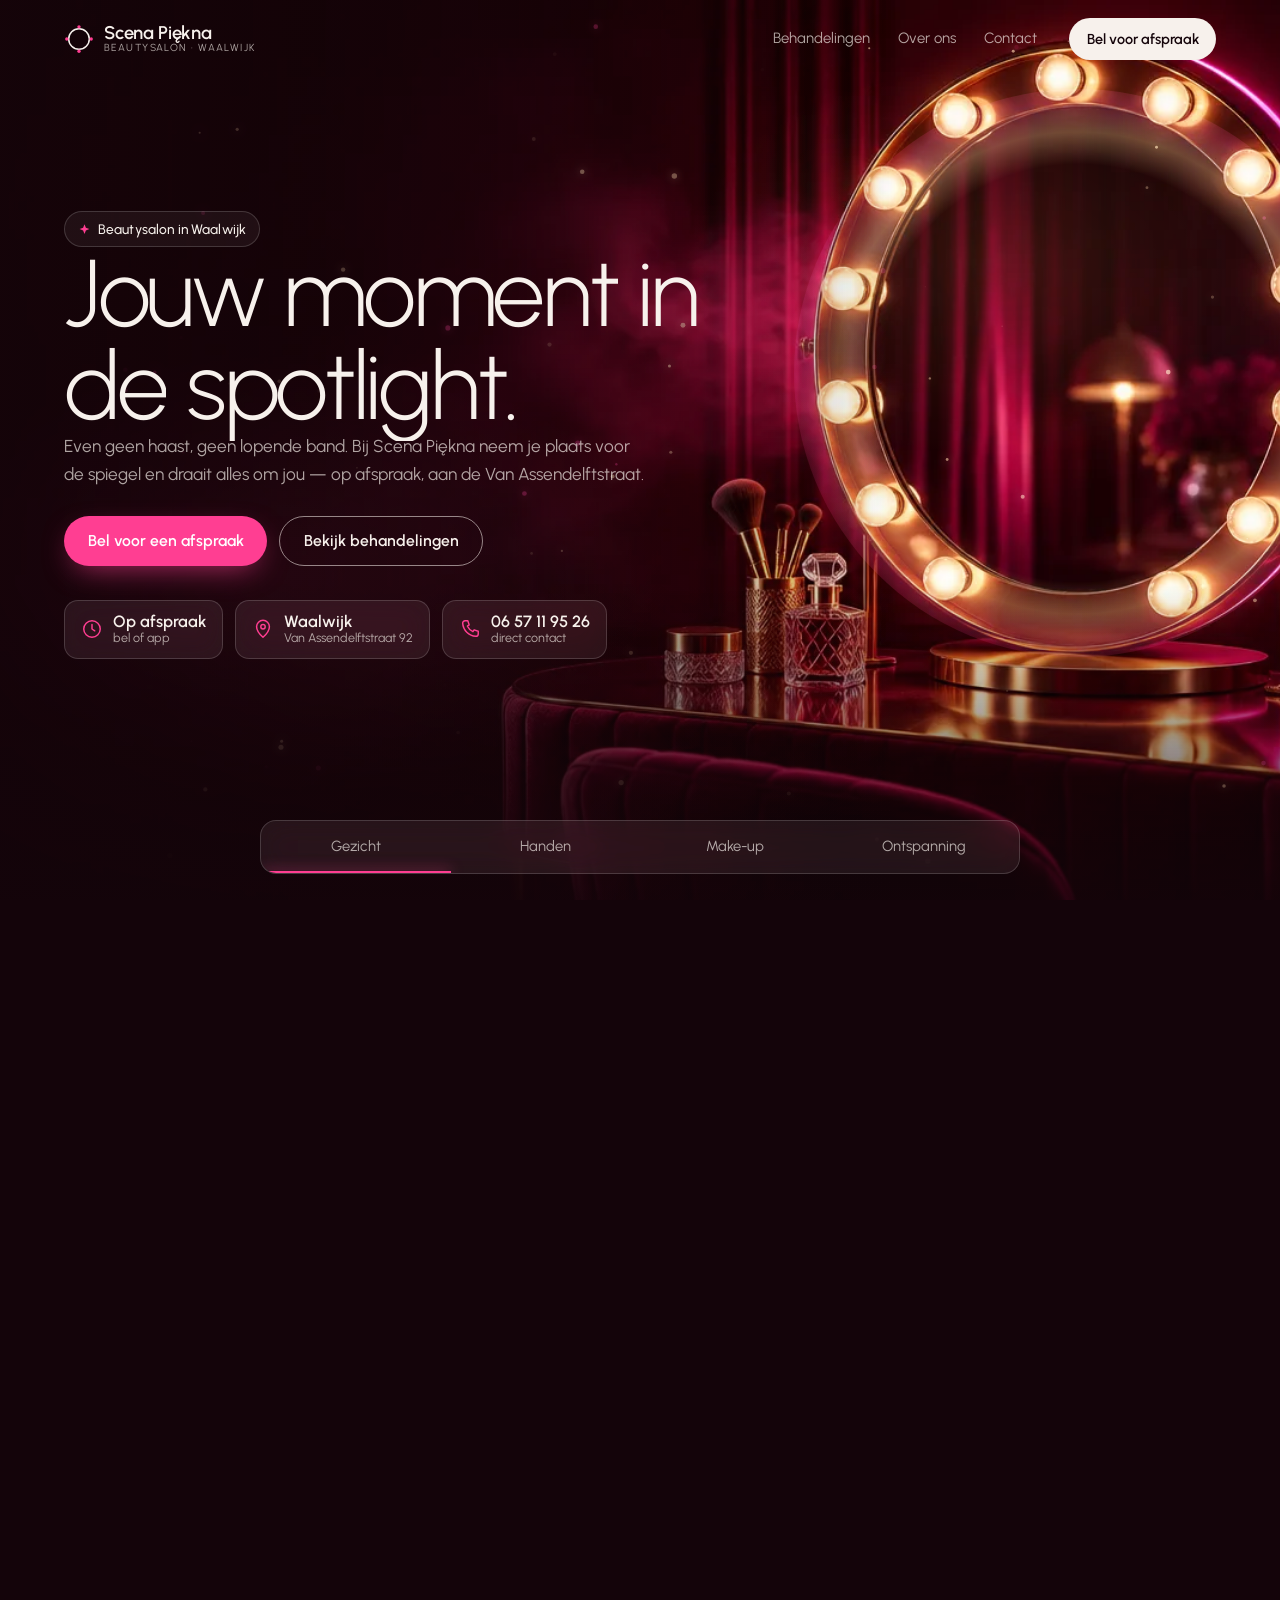
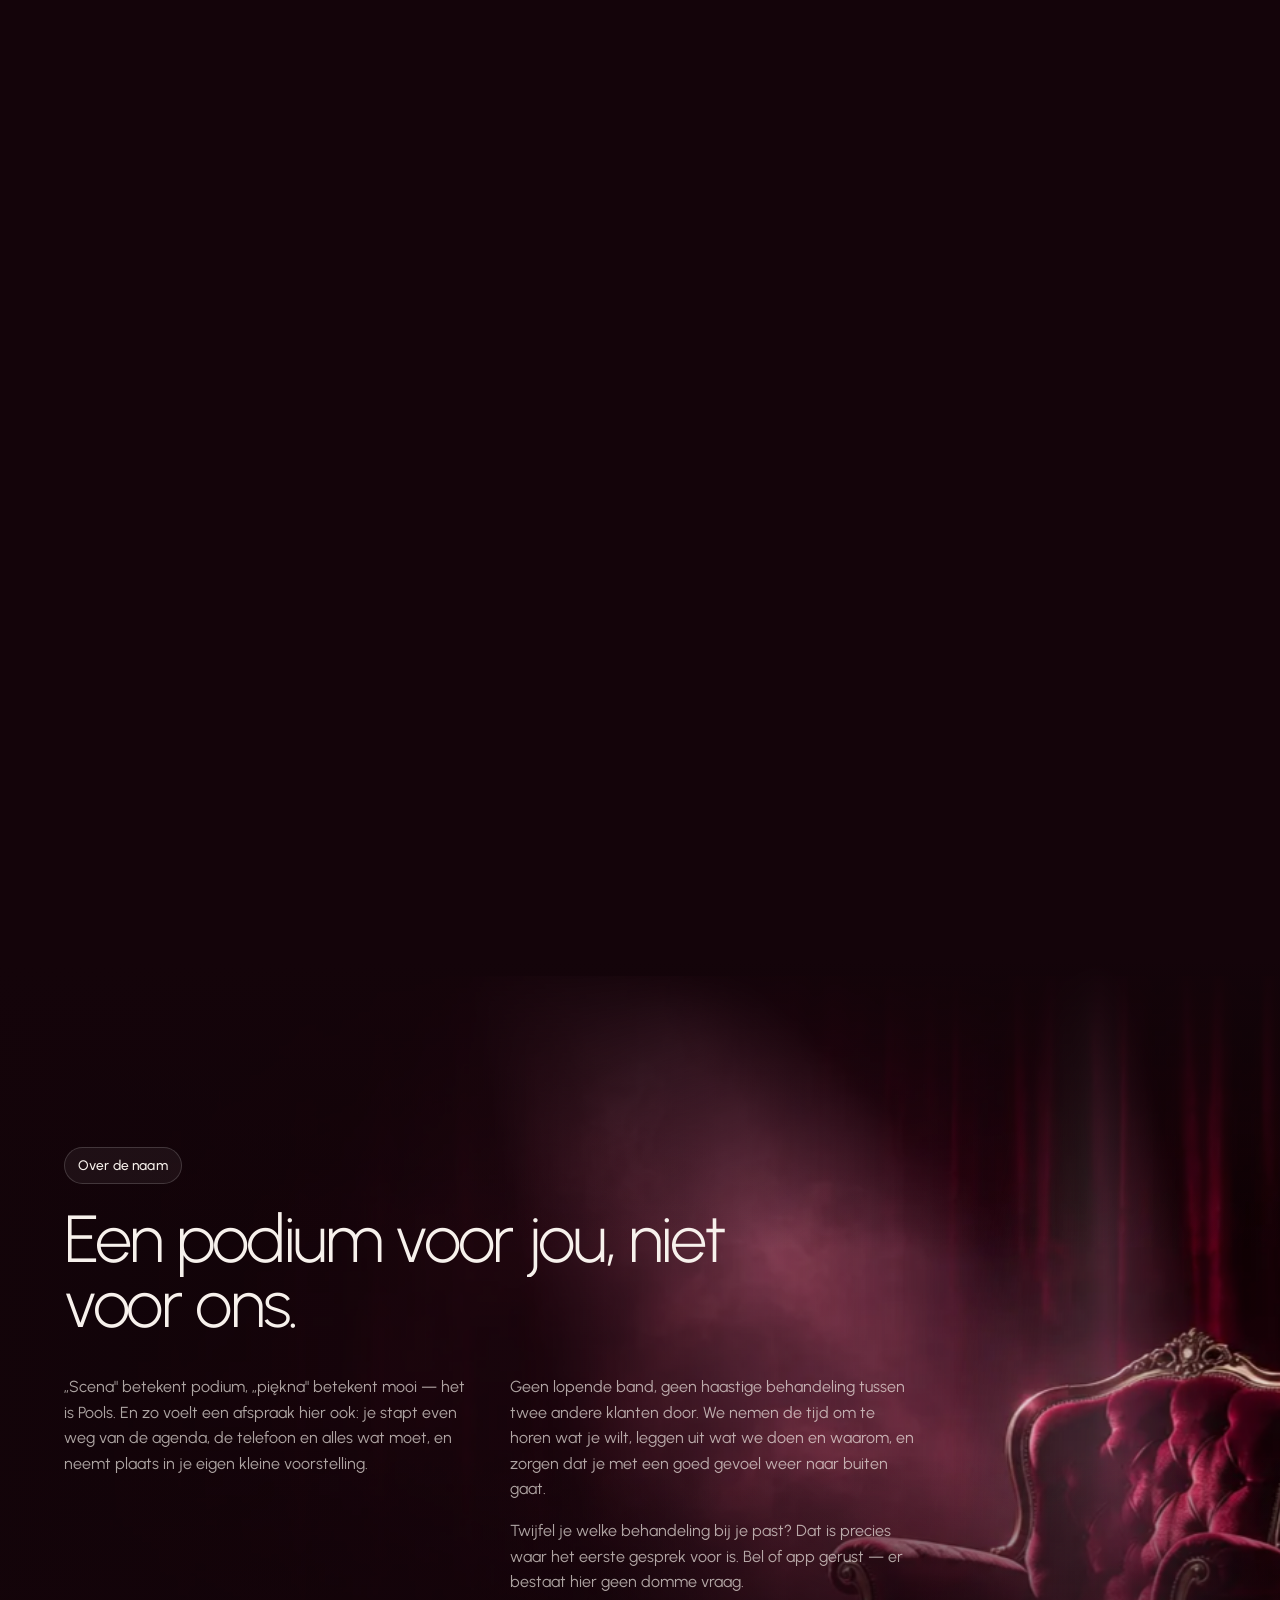
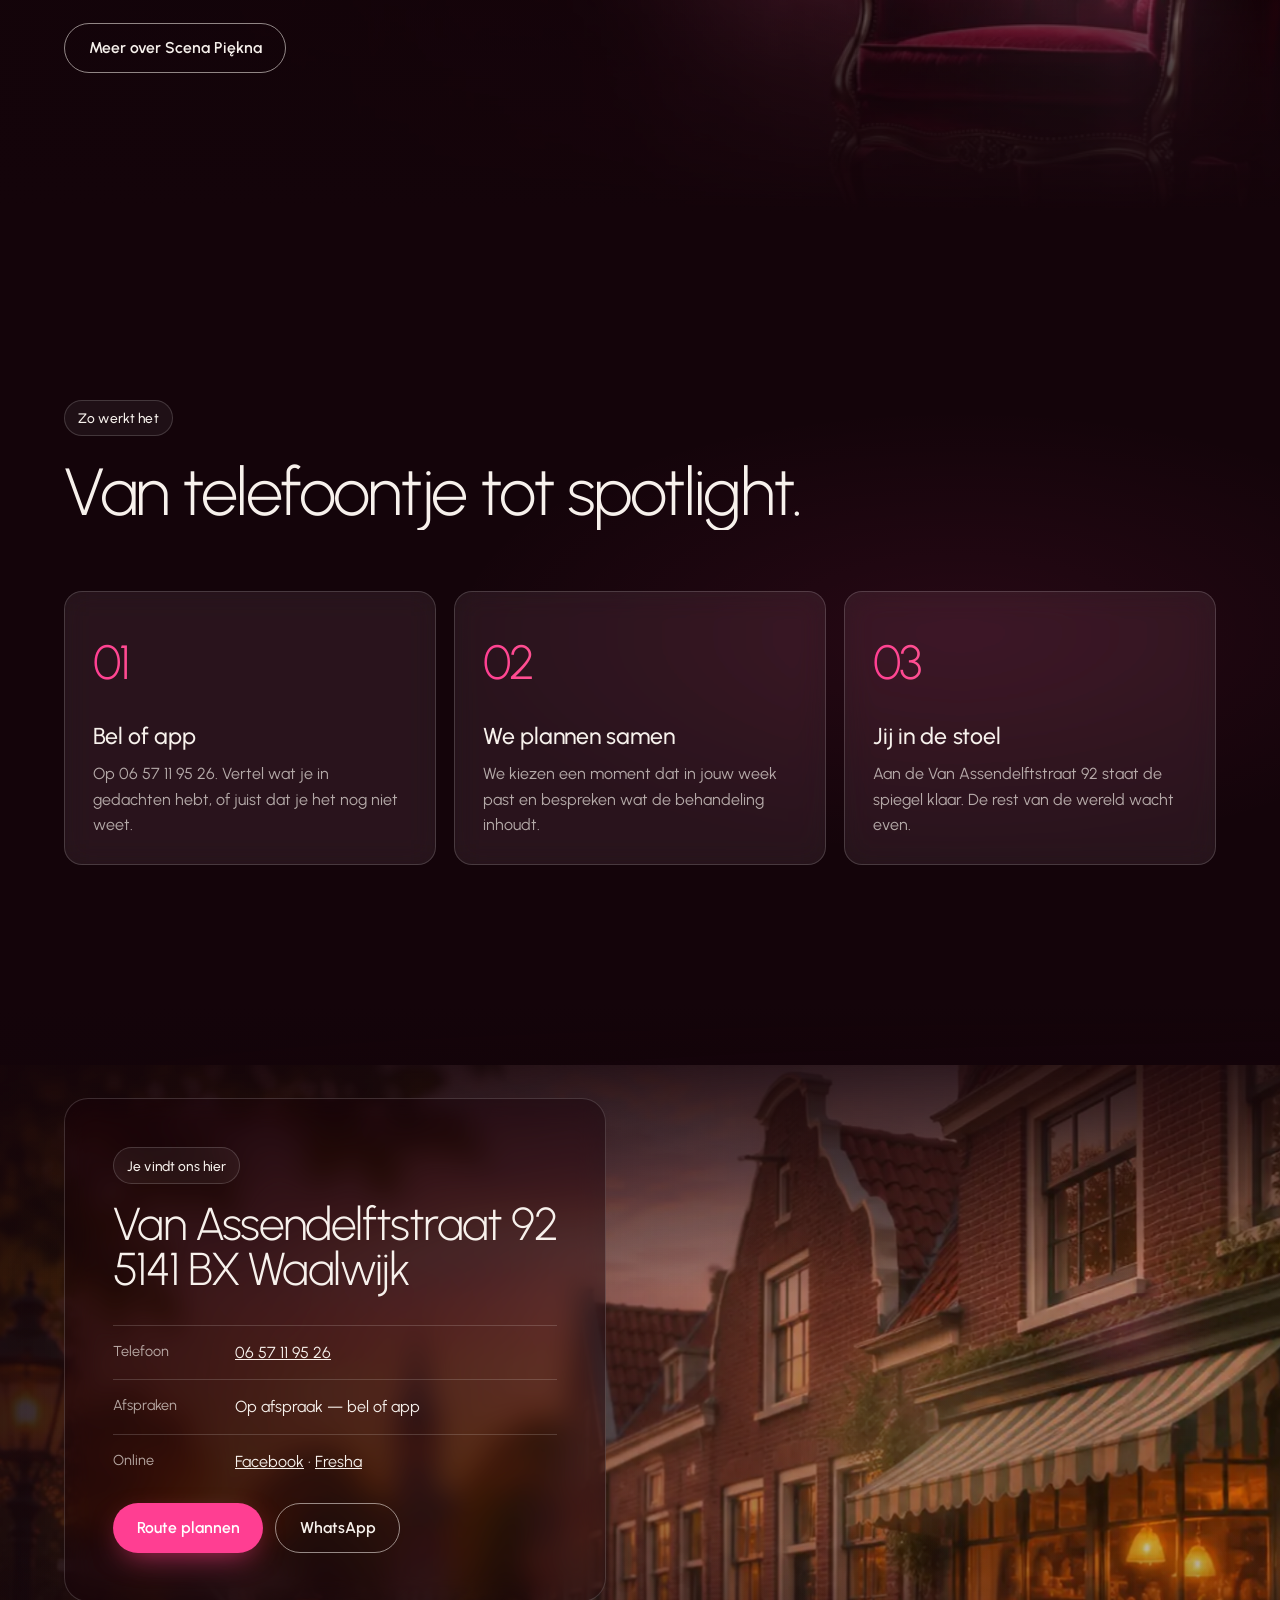
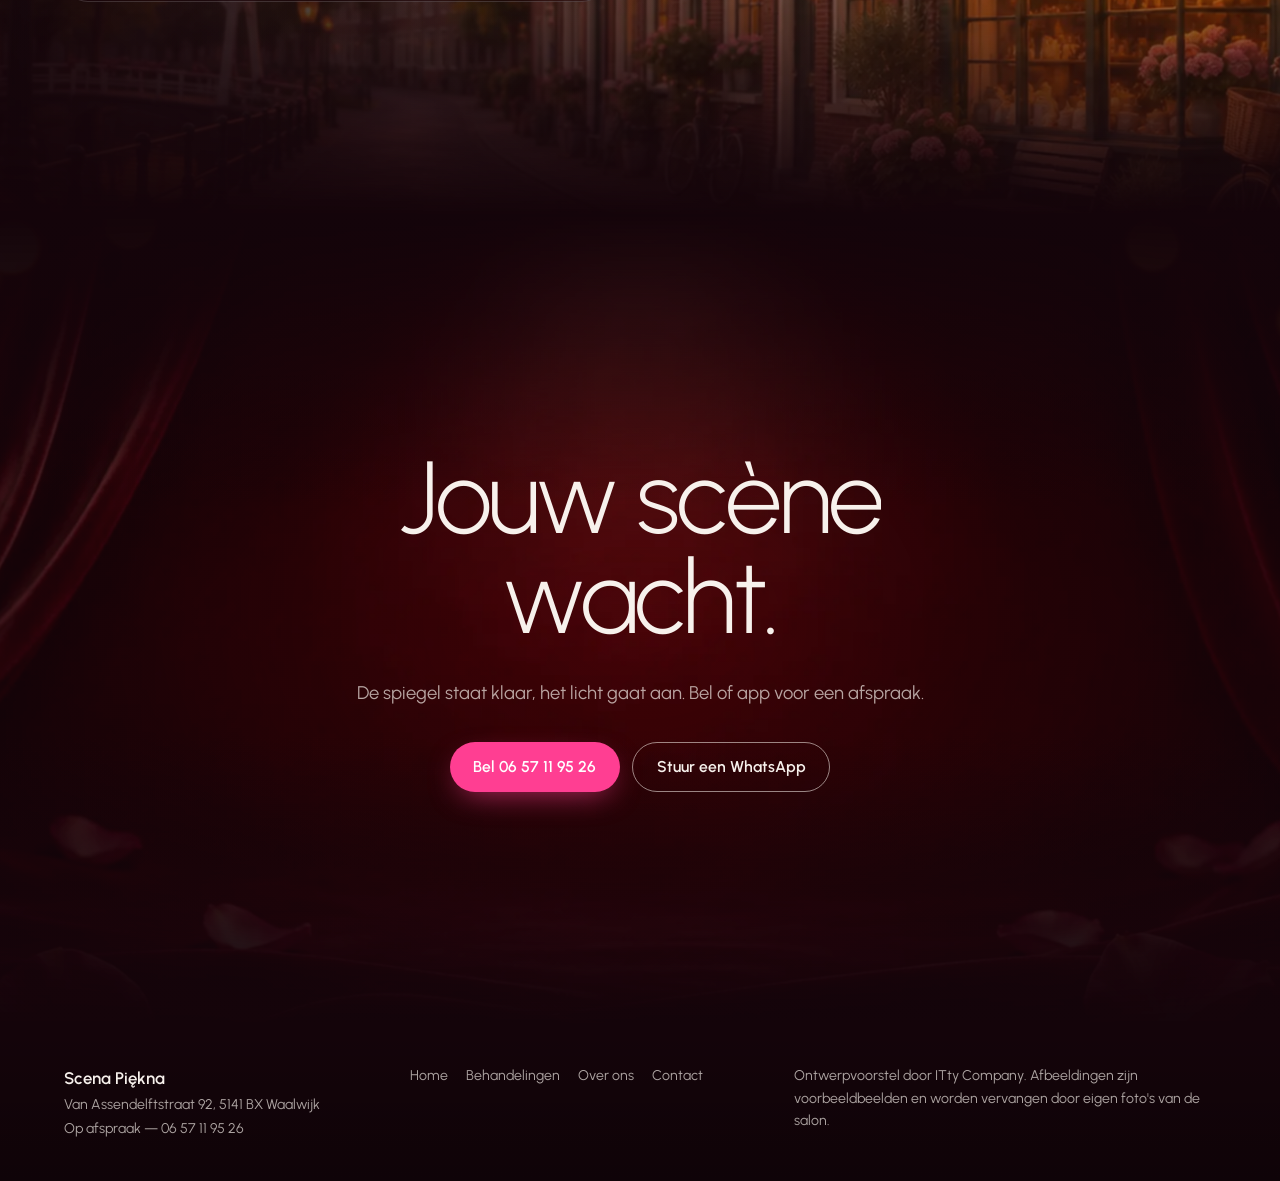
<file: index.html>
<!doctype html>
<html lang="nl">
<head>
<meta charset="utf-8">
<meta name="viewport" content="width=device-width,initial-scale=1">
<title>Scena Piękna — beautysalon in Waalwijk</title>
<meta name="description" content="Scena Piękna is een beautysalon aan de Van Assendelftstraat 92 in Waalwijk. Op afspraak — bel of app 06 57 11 95 26.">
<meta name="theme-color" content="#14040A">
<link rel="icon" href="data:image/svg+xml,%3Csvg xmlns='http://www.w3.org/2000/svg' viewBox='0 0 32 32'%3E%3Ccircle cx='16' cy='16' r='11' fill='none' stroke='%23FF3E92' stroke-width='3'/%3E%3C/svg%3E">
<link rel="preconnect" href="https://fonts.googleapis.com"><link rel="preconnect" href="https://fonts.gstatic.com" crossorigin>
<link href="https://fonts.googleapis.com/css2?family=Urbanist:wght@300;400;500;600&display=swap" rel="stylesheet">
<link rel="stylesheet" href="assets/style.css">
<link rel="preload" as="image" href="assets/img/hero.webp">
</head>
<body>
<div class="curtain" id="curtain" aria-hidden="true"><svg viewBox="0 0 32 32"><circle cx="16" cy="16" r="11" fill="none" stroke="currentColor" stroke-width="1"/><g fill="#FF3E92"><circle cx="16" cy="3" r="1.6"/><circle cx="29" cy="16" r="1.6"/><circle cx="16" cy="29" r="1.6"/><circle cx="3" cy="16" r="1.6"/></g></svg></div>
<a class="skip" href="#main">Naar inhoud</a>
<header class="nav" id="nav">
  <a class="nav__logo" href="index.html" aria-label="Scena Piękna, home">
    <svg viewBox="0 0 32 32" aria-hidden="true"><circle cx="16" cy="16" r="11" fill="none" stroke="currentColor" stroke-width="1.6"/><g fill="var(--accent)"><circle cx="16" cy="3" r="1.8"/><circle cx="29" cy="16" r="1.8"/><circle cx="16" cy="29" r="1.8"/><circle cx="3" cy="16" r="1.8"/></g></svg>
    <span>Scena Piękna<small>Beautysalon · Waalwijk</small></span>
  </a>
  <nav class="nav__links" aria-label="Hoofdmenu"><a href="behandelingen.html">Behandelingen</a><a href="over-ons.html">Over ons</a><a href="contact.html">Contact</a></nav>
  <a class="btn btn--white nav__cta" href="tel:+31657119526">Bel voor afspraak</a>
  <button class="nav__burger" aria-label="Menu openen" aria-expanded="false" aria-controls="mmenu"><span></span><span></span></button>
</header>
<div class="mmenu" id="mmenu" hidden><a href="index.html">Home</a><a href="behandelingen.html">Behandelingen</a><a href="over-ons.html">Over ons</a><a href="contact.html">Contact</a><a class="btn btn--accent" href="tel:+31657119526">Bel 06 57 11 95 26</a></div>
<main id="main">
<!-- STORY: camera goes into the mirror -->
<section class="story" id="top" aria-label="Scena Piękna">
  <div class="story__stage">
    <div class="scene" id="scene">
      <img src="assets/img/hero.webp" alt="Verlichte kaptafelspiegel in een donkere bordeauxrode kleedkamer" width="1344" height="752" fetchpriority="high">
      <div class="halo" id="halo" aria-hidden="true"></div><div class="glassdisc" id="disc">
        <img src="assets/img/t1.webp" alt="Handen die gezichtscrème uit een glazen pot nemen" class="on" width="900" height="900" loading="lazy">
        <img src="assets/img/t2.webp" alt="Hand met glanzend roze gelakte nagels op fluweel" width="900" height="900" loading="lazy">
        <img src="assets/img/t3.webp" alt="Make-upkwasten en lippenstift in roze licht" width="900" height="900" loading="lazy">
        <img src="assets/img/t4.webp" alt="Warme handdoek, stenen en kaars in een rustige behandelruimte" width="900" height="900" loading="lazy">
      </div>
    </div>
    <div class="hero__haze" aria-hidden="true"></div><canvas class="fx fx--story" data-fx="dust" aria-hidden="true"></canvas><div class="story__hshade"></div><div class="story__shade"></div>
    <div class="story__hero"><div class="hero__in">
    <span class="chip"><svg viewBox="0 0 16 16" aria-hidden="true"><path d="M8 1.5l1.7 4.3 4.3 1.7-4.3 1.7L8 13.5 6.3 9.2 2 7.5l4.3-1.7z" fill="currentColor"/></svg>Beautysalon in Waalwijk</span>
    <h1 class="split">Jouw moment in de&nbsp;spotlight.</h1>
    <p class="hero__lead reveal">Even geen haast, geen lopende band. Bij Scena Piękna neem je plaats voor de spiegel en draait alles om jou — op afspraak, aan de Van Assendelftstraat.</p>
    <div class="btns reveal">
      <a class="btn btn--accent" href="tel:+31657119526">Bel voor een afspraak</a>
      <a class="btn btn--ghost" href="behandelingen.html">Bekijk behandelingen</a>
    </div>
    <ul class="stats reveal" aria-label="In het kort">
      <li class="glass"><svg viewBox="0 0 24 24" aria-hidden="true"><circle cx="12" cy="12" r="9"/><path d="M12 7v5l3 2"/></svg><b>Op afspraak</b><span>bel of app</span></li>
      <li class="glass"><svg viewBox="0 0 24 24" aria-hidden="true"><path d="M12 21s-7-6.2-7-11.5A7 7 0 0 1 19 9.5C19 14.8 12 21 12 21z"/><circle cx="12" cy="9.5" r="2.4"/></svg><b>Waalwijk</b><span>Van Assendelftstraat 92</span></li>
      <li class="glass"><svg viewBox="0 0 24 24" aria-hidden="true"><path d="M6.6 3h3l1.5 4.5-2 1.3a12 12 0 0 0 6.1 6.1l1.3-2L21 14.4v3A2.6 2.6 0 0 1 18.4 20 15.4 15.4 0 0 1 4 5.6 2.6 2.6 0 0 1 6.6 3z"/></svg><b>06 57 11 95 26</b><span>direct contact</span></li>
    </ul>
  </div>
  <div class="tabs glass" aria-hidden="true"><span>Gezicht</span><span>Handen</span><span>Make-up</span><span>Ontspanning</span><i id="tabbar"></i></div>
</div>
        <div class="story__panel" id="behandelingen">
      <p class="eyebrow">Voorbeeldindeling — de echte behandelingen volgen</p>
      <div class="acts" id="acts">
        <article class="act on"><span class="act__n">Akte 1 van 4</span><h2>Gezicht &amp; huid</h2><p>Een rustig moment voor je gezicht: reinigen, verzorgen en even helemaal niets hoeven. We kijken eerst wat jouw huid vandaag nodig heeft en stemmen de behandeling daarop af.</p><p>Geen standaardprogramma, maar aandacht voor jou — met tijd om vragen te stellen en advies mee naar huis te nemen.</p></article>
        <article class="act"><span class="act__n">Akte 2 van 4</span><h2>Handen &amp; nagels</h2><p>Je handen zie je de hele dag. Een verzorgde, nette afwerking geeft rust, of je nu gaat voor iets naturels of voor een kleur die opvalt.</p><p>We werken zorgvuldig en zonder haast, zodat het resultaat mooi blijft en jij met een goed gevoel de deur uitloopt.</p></article>
        <article class="act"><span class="act__n">Akte 3 van 4</span><h2>Make-up voor jouw scène</h2><p>Een feest, een fotoshoot of een belangrijke dag op de planning? Samen kijken we welke look bij jou en bij het moment past.</p><p>Het doel is niet een ander gezicht, maar jij — net een tikje meer in de spotlight.</p></article>
        <article class="act"><span class="act__n">Akte 4 van 4</span><h2>Verzorging &amp; ontspanning</h2><p>Soms is de mooiste behandeling gewoon tijd. Even liggen, warmte, rust — en niemand die iets van je wil.</p><p>Niet zeker wat je wilt? Bel of app, dan stellen we samen jouw programma samen.</p></article>
      </div>
      <a class="btn btn--ghost story__more" href="behandelingen.html">Alle behandelingen</a>
      <div class="dots" aria-hidden="true"><i class="on"></i><i></i><i></i><i></i></div>
    </div>
    <div class="story__fade" aria-hidden="true"></div>
  </div>
</section>

<!-- STORY OF THE NAME -->
<section class="about" id="verhaal">
  <img class="about__img" data-par="0.18" src="assets/img/stage.webp" alt="Lege podium met een fluwelen stoel in een roze spotlight" width="1344" height="752" loading="lazy">
  <div class="beam" aria-hidden="true"></div><canvas class="fx" data-fx="dust" aria-hidden="true"></canvas><div class="about__shade"></div>
  <div class="about__in">
    <span class="chip">Over de naam</span>
    <h2 class="split">Een podium voor jou, niet voor ons.</h2>
    <div class="cols reveal">
      <p>„Scena" betekent podium, „piękna" betekent mooi — het is Pools. En zo voelt een afspraak hier ook: je stapt even weg van de agenda, de telefoon en alles wat moet, en neemt plaats in je eigen kleine voorstelling.</p>
      <p>Geen lopende band, geen haastige behandeling tussen twee andere klanten door. We nemen de tijd om te horen wat je wilt, leggen uit wat we doen en waarom, en zorgen dat je met een goed gevoel weer naar buiten gaat.</p>
      <p>Twijfel je welke behandeling bij je past? Dat is precies waar het eerste gesprek voor is. Bel of app gerust — er bestaat hier geen domme vraag.</p>
    </div>
    <div class="btns reveal" style="margin-top:28px"><a class="btn btn--ghost" href="over-ons.html">Meer over Scena Piękna</a></div>
  </div>
</section>

<!-- HOW IT WORKS (real sequence) -->
<section class="steps" id="afspraak">
  <div class="steps__head">
    <span class="chip">Zo werkt het</span>
    <h2 class="split">Van telefoontje tot spotlight.</h2>
  </div>
  <ol class="steps__list">
    <li class="glass reveal"><span class="steps__n">01</span><h3>Bel of app</h3><p>Op 06 57 11 95 26. Vertel wat je in gedachten hebt, of juist dat je het nog niet weet.</p></li>
    <li class="glass reveal"><span class="steps__n">02</span><h3>We plannen samen</h3><p>We kiezen een moment dat in jouw week past en bespreken wat de behandeling inhoudt.</p></li>
    <li class="glass reveal"><span class="steps__n">03</span><h3>Jij in de stoel</h3><p>Aan de Van Assendelftstraat 92 staat de spiegel klaar. De rest van de wereld wacht even.</p></li>
  </ol>
</section>

<!-- CONTACT -->
<section class="contact" id="contact">
  <img class="contact__img" data-par="0.18" src="assets/img/street.webp" alt="Straat met bakstenen huizen in gouden avondlicht" width="1920" height="1072" loading="lazy">
  <div class="glow-win" aria-hidden="true"></div><div class="contact__shade"></div>
  <div class="contact__card glass reveal">
    <span class="chip">Je vindt ons hier</span>
    <h2>Van Assendelftstraat 92<br>5141 BX Waalwijk</h2>
    <dl>
      <div><dt>Telefoon</dt><dd><a href="tel:+31657119526">06 57 11 95 26</a></dd></div>
      <div><dt>Afspraken</dt><dd>Op afspraak — bel of app</dd></div>
      <div><dt>Online</dt><dd><a href="https://www.facebook.com/ScenaPieknaWaalwijk/" target="_blank" rel="noopener">Facebook</a> · <a href="https://www.fresha.com/lvp/scena-piekna-van-assendelftstraat-waalwijk-yXKnJl" target="_blank" rel="noopener">Fresha</a></dd></div>
    </dl>
    <div class="btns">
      <a class="btn btn--accent" href="https://www.google.com/maps/search/?api=1&query=Van+Assendelftstraat+92+5141+BX+Waalwijk" target="_blank" rel="noopener">Route plannen</a>
      <a class="btn btn--ghost" href="https://wa.me/31657119526" target="_blank" rel="noopener">WhatsApp</a>
    </div>
  </div>
</section>

<!-- FINALE -->
<section class="finale">
  <img class="finale__img" data-par="0.18" src="assets/img/finale.webp" alt="" width="1920" height="1072" loading="lazy">
  <canvas class="fx" data-fx="petals" aria-hidden="true"></canvas><div class="finale__shade"></div>
  <div class="finale__in">
    <h2 class="split">Jouw scène wacht.</h2>
    <p class="reveal">De spiegel staat klaar, het licht gaat aan. Bel of app voor een afspraak.</p>
    <div class="btns reveal"><a class="btn btn--accent" href="tel:+31657119526">Bel 06 57 11 95 26</a><a class="btn btn--ghost" href="https://wa.me/31657119526" target="_blank" rel="noopener">Stuur een WhatsApp</a></div>
  </div>
</section>
</main>
<footer class="foot">
  <div><b>Scena Piękna</b><span>Van Assendelftstraat 92, 5141 BX Waalwijk</span><span>Op afspraak — 06 57 11 95 26</span></div>
  <nav class="foot__nav" aria-label="Footer"><a href="index.html">Home</a><a href="behandelingen.html">Behandelingen</a><a href="over-ons.html">Over ons</a><a href="contact.html">Contact</a></nav>
  <p>Ontwerpvoorstel door ITty Company. Afbeeldingen zijn voorbeeldbeelden en worden vervangen door eigen foto's van de salon.</p>
</footer>
<script src="assets/vendor/lenis.min.js"></script>
<script src="assets/site.js"></script>
</body>
</html>
</file>
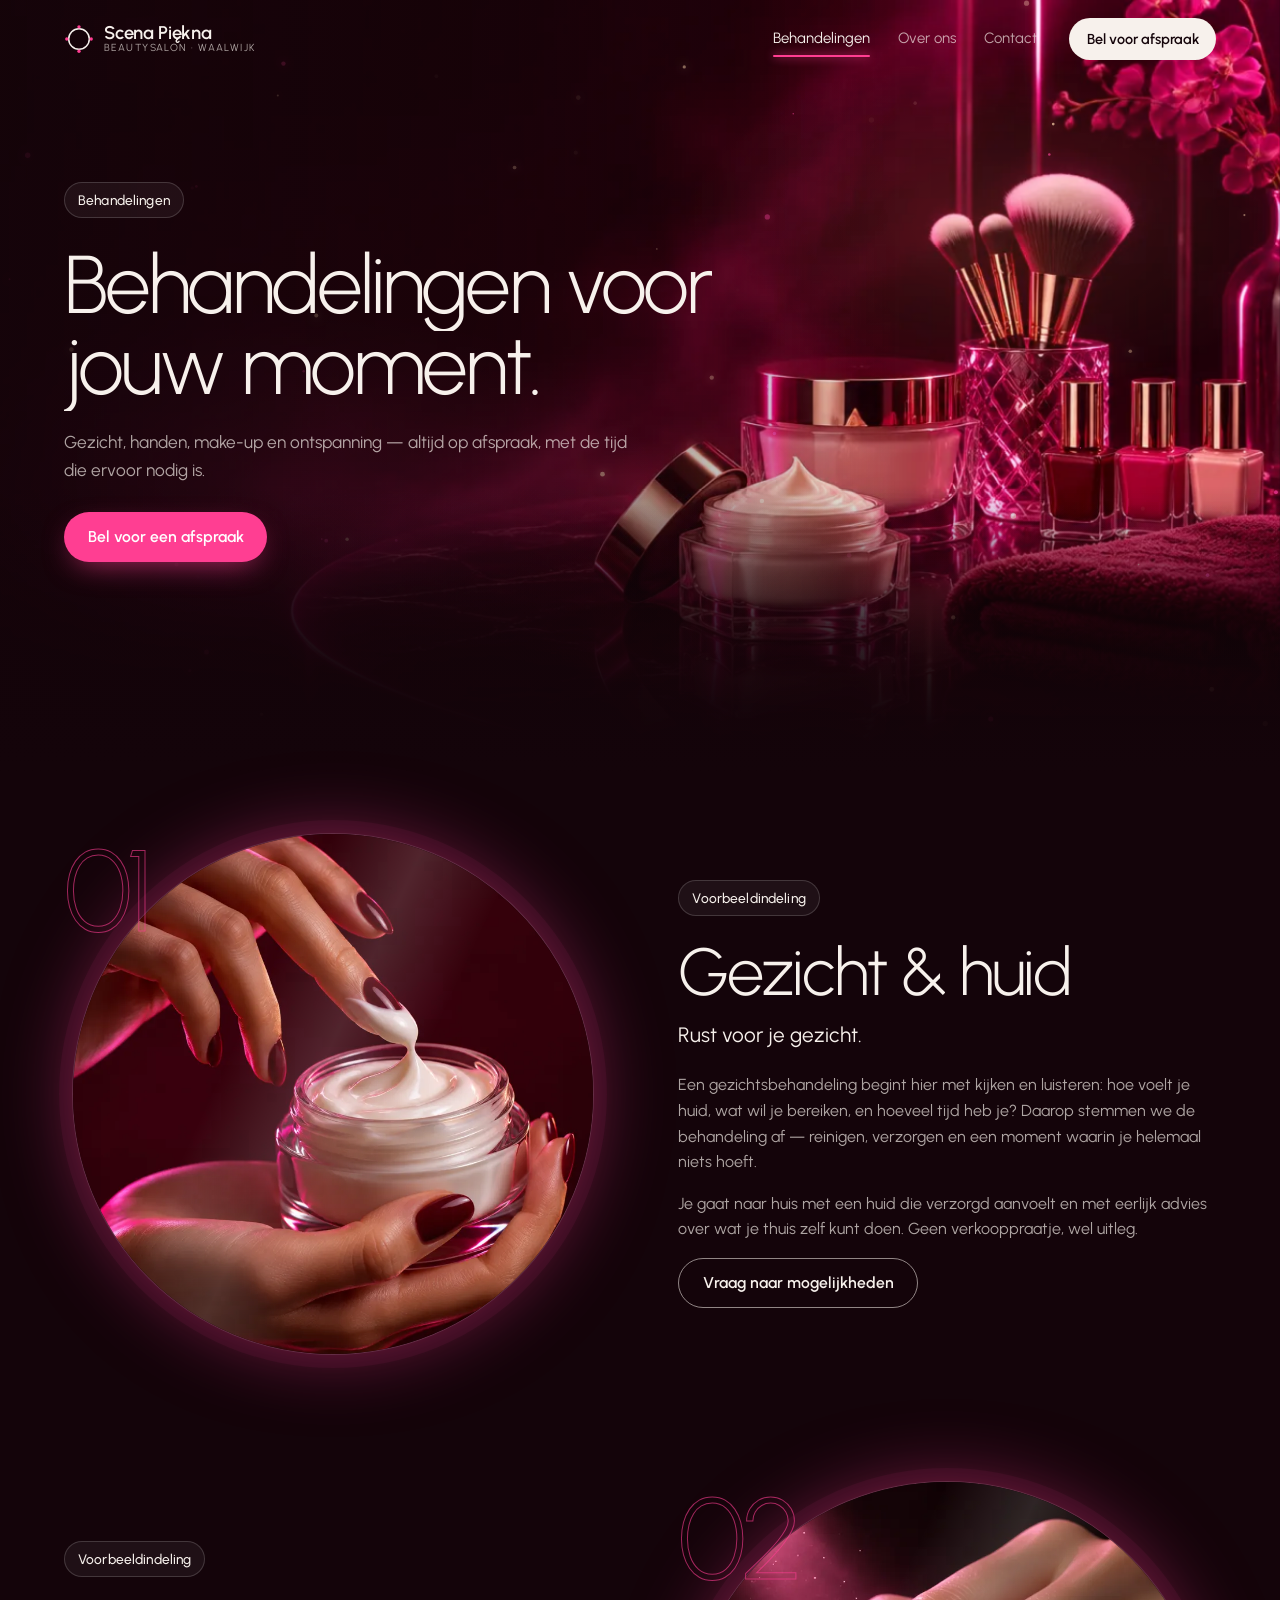
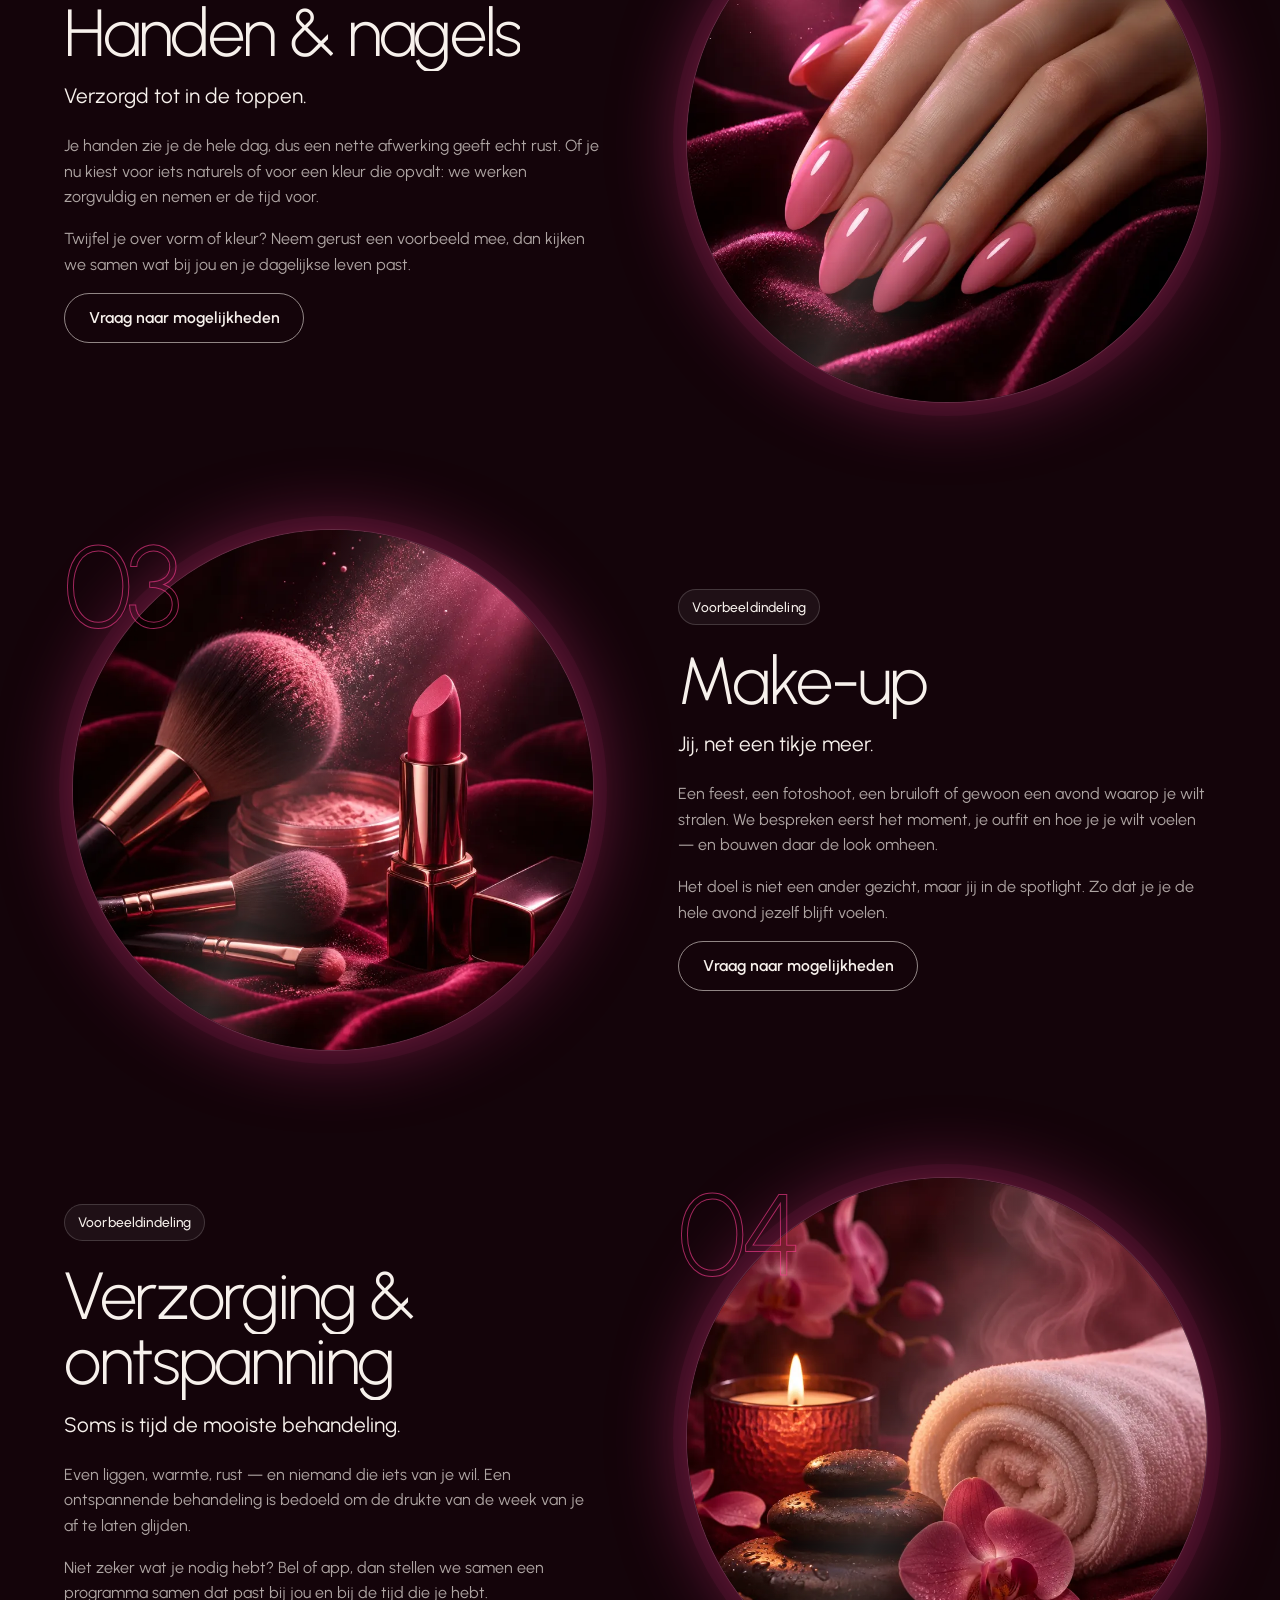
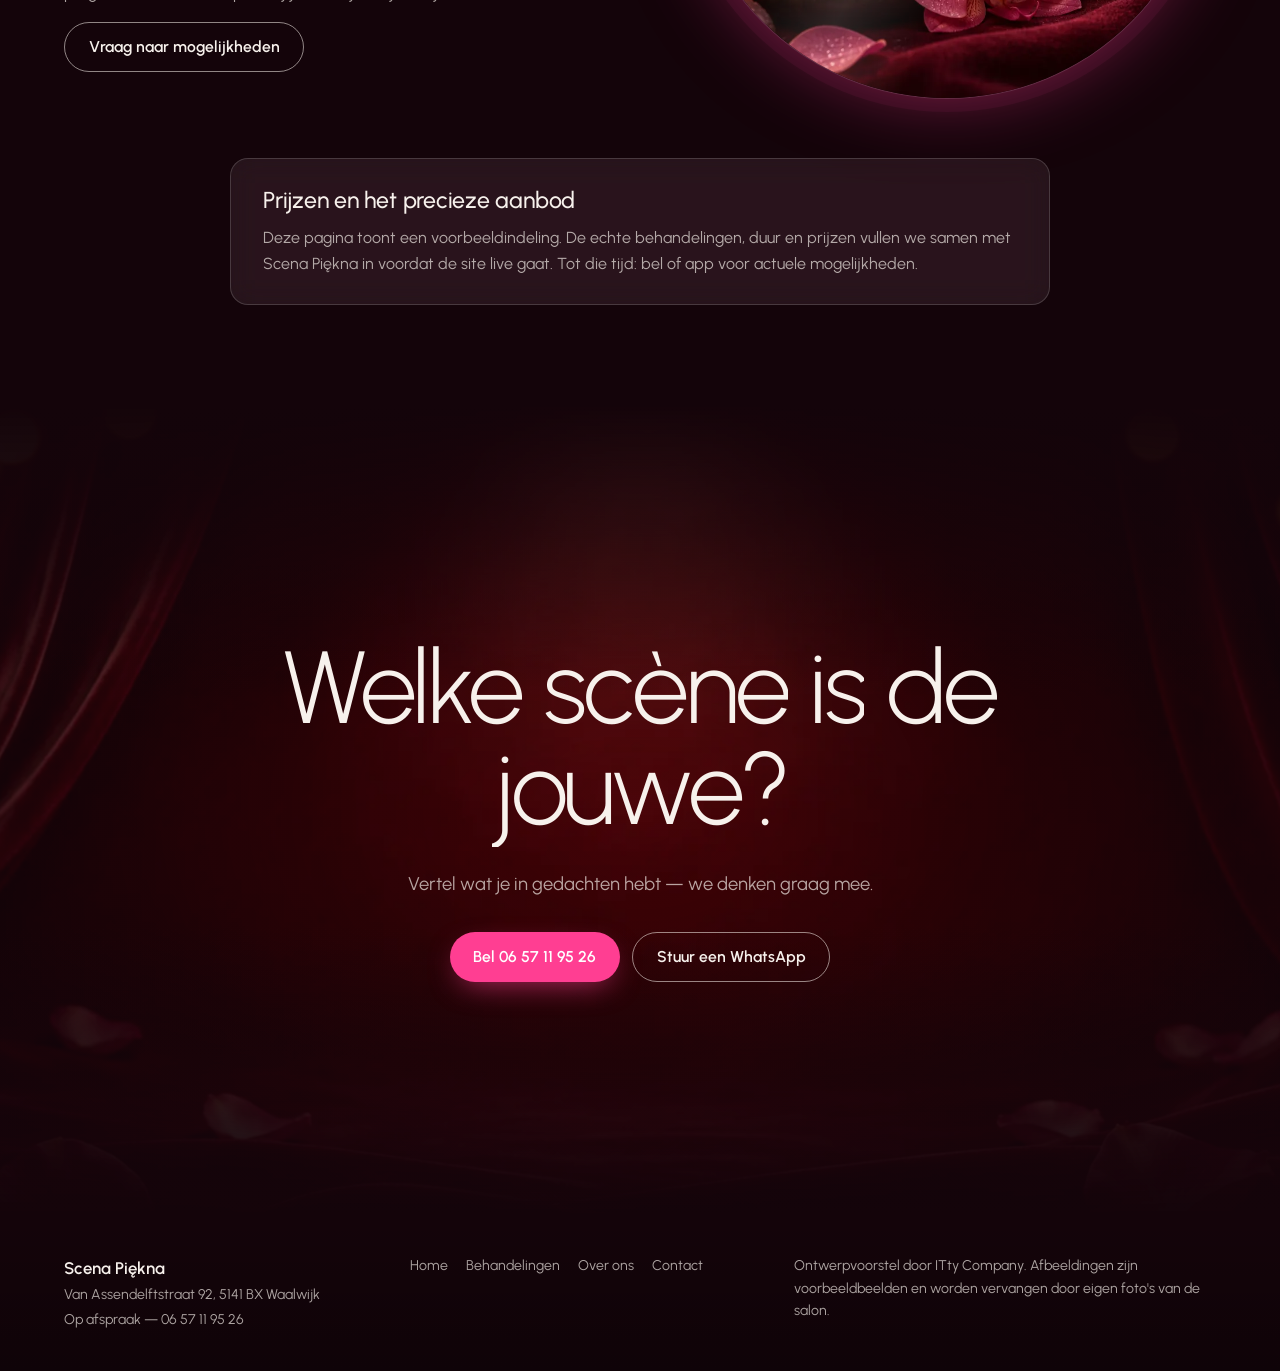
<file: behandelingen.html>
<!doctype html>
<html lang="nl">
<head>
<meta charset="utf-8">
<meta name="viewport" content="width=device-width,initial-scale=1">
<title>Behandelingen — Scena Piękna Waalwijk</title>
<meta name="description" content="Gezicht, handen, make-up en ontspanning bij Scena Piękna in Waalwijk. Op afspraak.">
<meta name="theme-color" content="#14040A">
<link rel="icon" href="data:image/svg+xml,%3Csvg xmlns='http://www.w3.org/2000/svg' viewBox='0 0 32 32'%3E%3Ccircle cx='16' cy='16' r='11' fill='none' stroke='%23FF3E92' stroke-width='3'/%3E%3C/svg%3E">
<link rel="preconnect" href="https://fonts.googleapis.com"><link rel="preconnect" href="https://fonts.gstatic.com" crossorigin>
<link href="https://fonts.googleapis.com/css2?family=Urbanist:wght@300;400;500;600&display=swap" rel="stylesheet">
<link rel="stylesheet" href="assets/style.css">
<link rel="preload" as="image" href="assets/img/treat.webp">
</head>
<body>
<div class="curtain" id="curtain" aria-hidden="true"><svg viewBox="0 0 32 32"><circle cx="16" cy="16" r="11" fill="none" stroke="currentColor" stroke-width="1"/><g fill="#FF3E92"><circle cx="16" cy="3" r="1.6"/><circle cx="29" cy="16" r="1.6"/><circle cx="16" cy="29" r="1.6"/><circle cx="3" cy="16" r="1.6"/></g></svg></div>
<a class="skip" href="#main">Naar inhoud</a>
<header class="nav" id="nav">
  <a class="nav__logo" href="index.html" aria-label="Scena Piękna, home">
    <svg viewBox="0 0 32 32" aria-hidden="true"><circle cx="16" cy="16" r="11" fill="none" stroke="currentColor" stroke-width="1.6"/><g fill="var(--accent)"><circle cx="16" cy="3" r="1.8"/><circle cx="29" cy="16" r="1.8"/><circle cx="16" cy="29" r="1.8"/><circle cx="3" cy="16" r="1.8"/></g></svg>
    <span>Scena Piękna<small>Beautysalon · Waalwijk</small></span>
  </a>
  <nav class="nav__links" aria-label="Hoofdmenu"><a href="behandelingen.html" aria-current="page">Behandelingen</a><a href="over-ons.html">Over ons</a><a href="contact.html">Contact</a></nav>
  <a class="btn btn--white nav__cta" href="tel:+31657119526">Bel voor afspraak</a>
  <button class="nav__burger" aria-label="Menu openen" aria-expanded="false" aria-controls="mmenu"><span></span><span></span></button>
</header>
<div class="mmenu" id="mmenu" hidden><a href="index.html">Home</a><a href="behandelingen.html">Behandelingen</a><a href="over-ons.html">Over ons</a><a href="contact.html">Contact</a><a class="btn btn--accent" href="tel:+31657119526">Bel 06 57 11 95 26</a></div>
<main id="main">
<section class="hero hero--page">
  <img class="hero__img" src="assets/img/treat.webp" alt="" width="1344" height="752" fetchpriority="high" style="object-position:70% 40%">
  <div class="hero__haze" aria-hidden="true"></div><canvas class="fx" data-fx="dust" aria-hidden="true"></canvas><div class="hero__shade"></div>
  <div class="hero__in">
    <span class="chip">Behandelingen</span>
    <h1 class="split">Behandelingen voor jouw moment.</h1>
    <p class="hero__lead reveal">Gezicht, handen, make-up en ontspanning — altijd op afspraak, met de tijd die ervoor nodig is.</p>
    <div class="btns reveal"><a class="btn btn--accent" href="tel:+31657119526">Bel voor een afspraak</a></div>
  </div>
</section>
<section class="treat">
  <article class="trow">
    <div class="trow__media reveal"><div class="trow__ring"><img src="assets/img/t1.webp" alt="" width="900" height="900" loading="lazy"></div><span class="trow__n">01</span></div>
    <div class="trow__txt">
      <span class="chip">Voorbeeldindeling</span>
      <h2 class="split">Gezicht &amp; huid</h2>
      <p class="trow__sub reveal">Rust voor je gezicht.</p>
      <p class="reveal">Een gezichtsbehandeling begint hier met kijken en luisteren: hoe voelt je huid, wat wil je bereiken, en hoeveel tijd heb je? Daarop stemmen we de behandeling af — reinigen, verzorgen en een moment waarin je helemaal niets hoeft.</p><p class="reveal">Je gaat naar huis met een huid die verzorgd aanvoelt en met eerlijk advies over wat je thuis zelf kunt doen. Geen verkooppraatje, wel uitleg.</p>
      <div class="btns reveal"><a class="btn btn--ghost" href="tel:+31657119526">Vraag naar mogelijkheden</a></div>
    </div>
  </article>
  <article class="trow trow--rev">
    <div class="trow__media reveal"><div class="trow__ring"><img src="assets/img/t2.webp" alt="" width="900" height="900" loading="lazy"></div><span class="trow__n">02</span></div>
    <div class="trow__txt">
      <span class="chip">Voorbeeldindeling</span>
      <h2 class="split">Handen &amp; nagels</h2>
      <p class="trow__sub reveal">Verzorgd tot in de toppen.</p>
      <p class="reveal">Je handen zie je de hele dag, dus een nette afwerking geeft echt rust. Of je nu kiest voor iets naturels of voor een kleur die opvalt: we werken zorgvuldig en nemen er de tijd voor.</p><p class="reveal">Twijfel je over vorm of kleur? Neem gerust een voorbeeld mee, dan kijken we samen wat bij jou en je dagelijkse leven past.</p>
      <div class="btns reveal"><a class="btn btn--ghost" href="tel:+31657119526">Vraag naar mogelijkheden</a></div>
    </div>
  </article>
  <article class="trow">
    <div class="trow__media reveal"><div class="trow__ring"><img src="assets/img/t3.webp" alt="" width="900" height="900" loading="lazy"></div><span class="trow__n">03</span></div>
    <div class="trow__txt">
      <span class="chip">Voorbeeldindeling</span>
      <h2 class="split">Make-up</h2>
      <p class="trow__sub reveal">Jij, net een tikje meer.</p>
      <p class="reveal">Een feest, een fotoshoot, een bruiloft of gewoon een avond waarop je wilt stralen. We bespreken eerst het moment, je outfit en hoe je je wilt voelen — en bouwen daar de look omheen.</p><p class="reveal">Het doel is niet een ander gezicht, maar jij in de spotlight. Zo dat je je de hele avond jezelf blijft voelen.</p>
      <div class="btns reveal"><a class="btn btn--ghost" href="tel:+31657119526">Vraag naar mogelijkheden</a></div>
    </div>
  </article>
  <article class="trow trow--rev">
    <div class="trow__media reveal"><div class="trow__ring"><img src="assets/img/t4.webp" alt="" width="900" height="900" loading="lazy"></div><span class="trow__n">04</span></div>
    <div class="trow__txt">
      <span class="chip">Voorbeeldindeling</span>
      <h2 class="split">Verzorging &amp; ontspanning</h2>
      <p class="trow__sub reveal">Soms is tijd de mooiste behandeling.</p>
      <p class="reveal">Even liggen, warmte, rust — en niemand die iets van je wil. Een ontspannende behandeling is bedoeld om de drukte van de week van je af te laten glijden.</p><p class="reveal">Niet zeker wat je nodig hebt? Bel of app, dan stellen we samen een programma samen dat past bij jou en bij de tijd die je hebt.</p>
      <div class="btns reveal"><a class="btn btn--ghost" href="tel:+31657119526">Vraag naar mogelijkheden</a></div>
    </div>
  </article>
</section>
<section class="note"><div class="note__in glass reveal"><h3>Prijzen en het precieze aanbod</h3><p>Deze pagina toont een voorbeeldindeling. De echte behandelingen, duur en prijzen vullen we samen met Scena Piękna in voordat de site live gaat. Tot die tijd: bel of app voor actuele mogelijkheden.</p></div></section>
<section class="finale">
  <img class="finale__img" data-par="0.18" src="assets/img/finale.webp" alt="" width="1920" height="1072" loading="lazy">
  <canvas class="fx" data-fx="petals" aria-hidden="true"></canvas><div class="finale__shade"></div>
  <div class="finale__in">
    <h2 class="split">Welke scène is de jouwe?</h2>
    <p class="reveal">Vertel wat je in gedachten hebt — we denken graag mee.</p>
    <div class="btns reveal"><a class="btn btn--accent" href="tel:+31657119526">Bel 06 57 11 95 26</a><a class="btn btn--ghost" href="https://wa.me/31657119526" target="_blank" rel="noopener">Stuur een WhatsApp</a></div>
  </div>
</section></main>
<footer class="foot">
  <div><b>Scena Piękna</b><span>Van Assendelftstraat 92, 5141 BX Waalwijk</span><span>Op afspraak — 06 57 11 95 26</span></div>
  <nav class="foot__nav" aria-label="Footer"><a href="index.html">Home</a><a href="behandelingen.html">Behandelingen</a><a href="over-ons.html">Over ons</a><a href="contact.html">Contact</a></nav>
  <p>Ontwerpvoorstel door ITty Company. Afbeeldingen zijn voorbeeldbeelden en worden vervangen door eigen foto's van de salon.</p>
</footer>
<script src="assets/vendor/lenis.min.js"></script>
<script src="assets/site.js"></script>
</body>
</html>
</file>
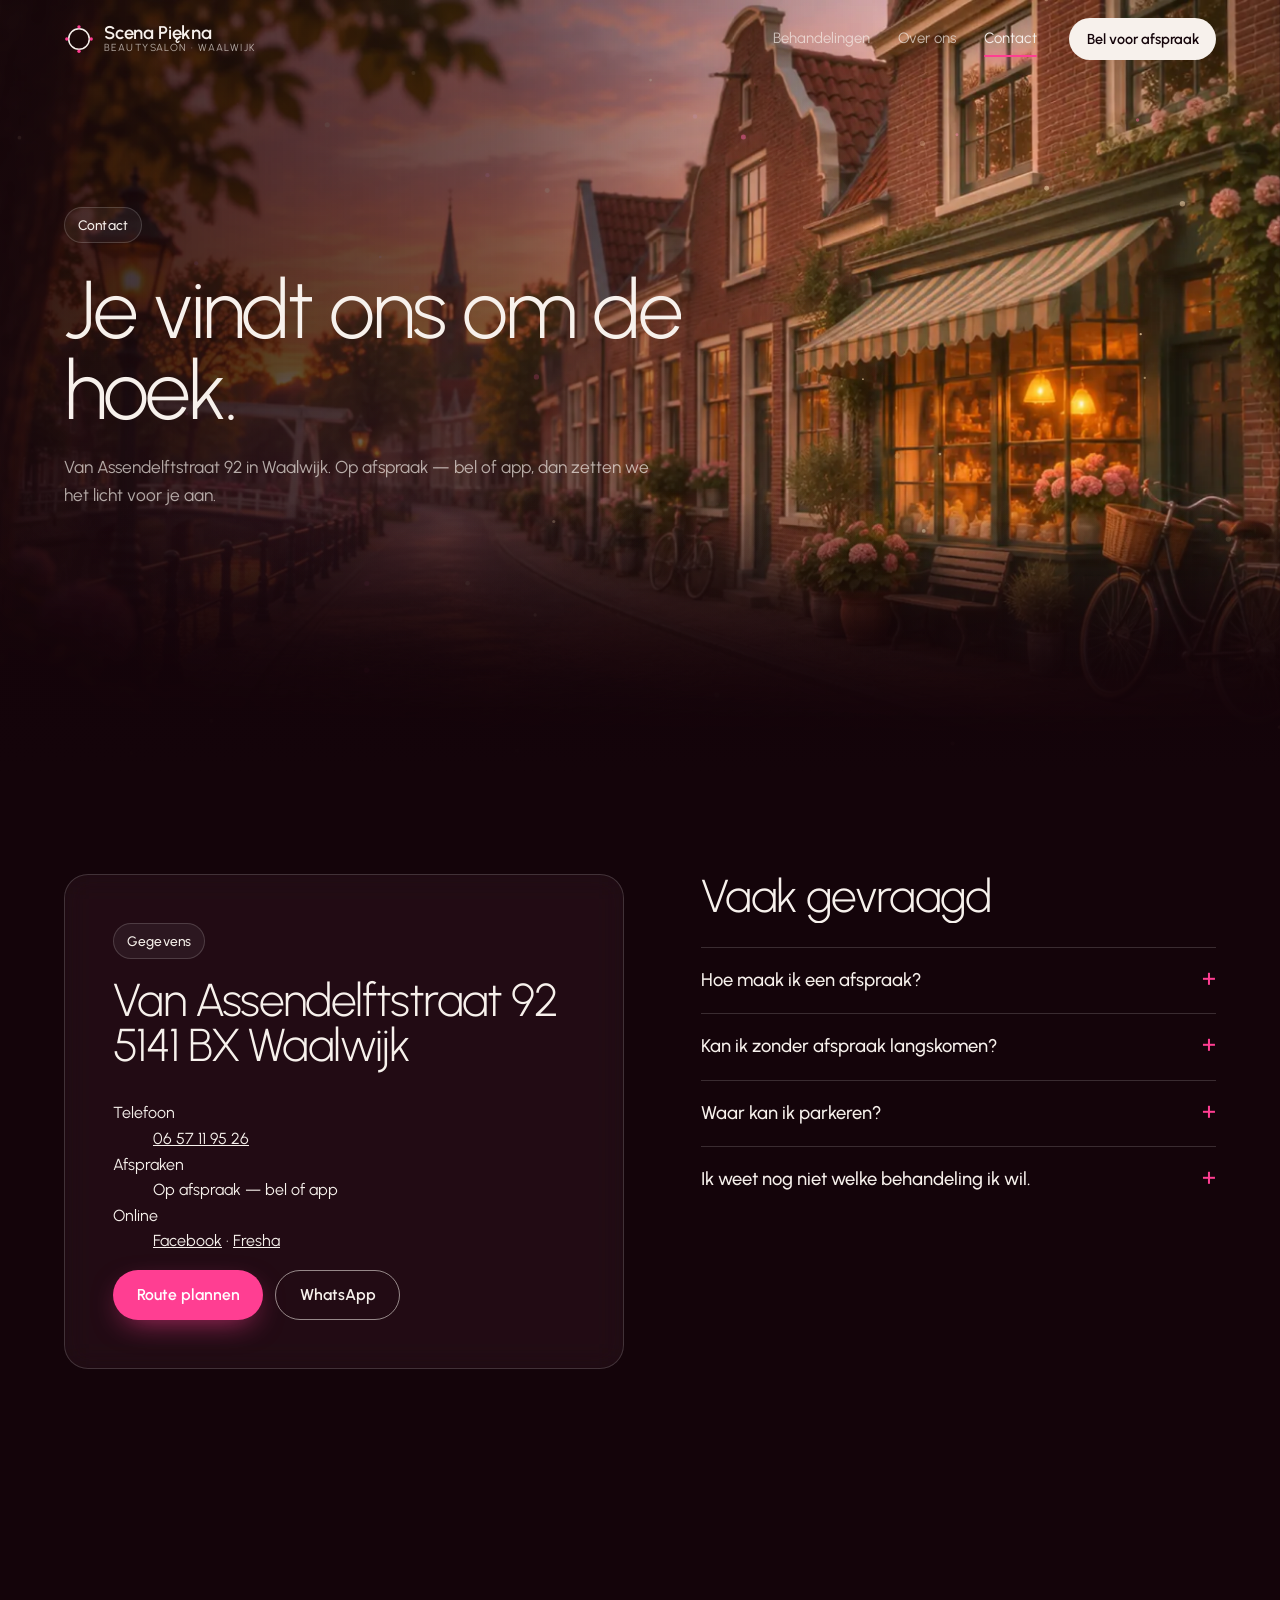
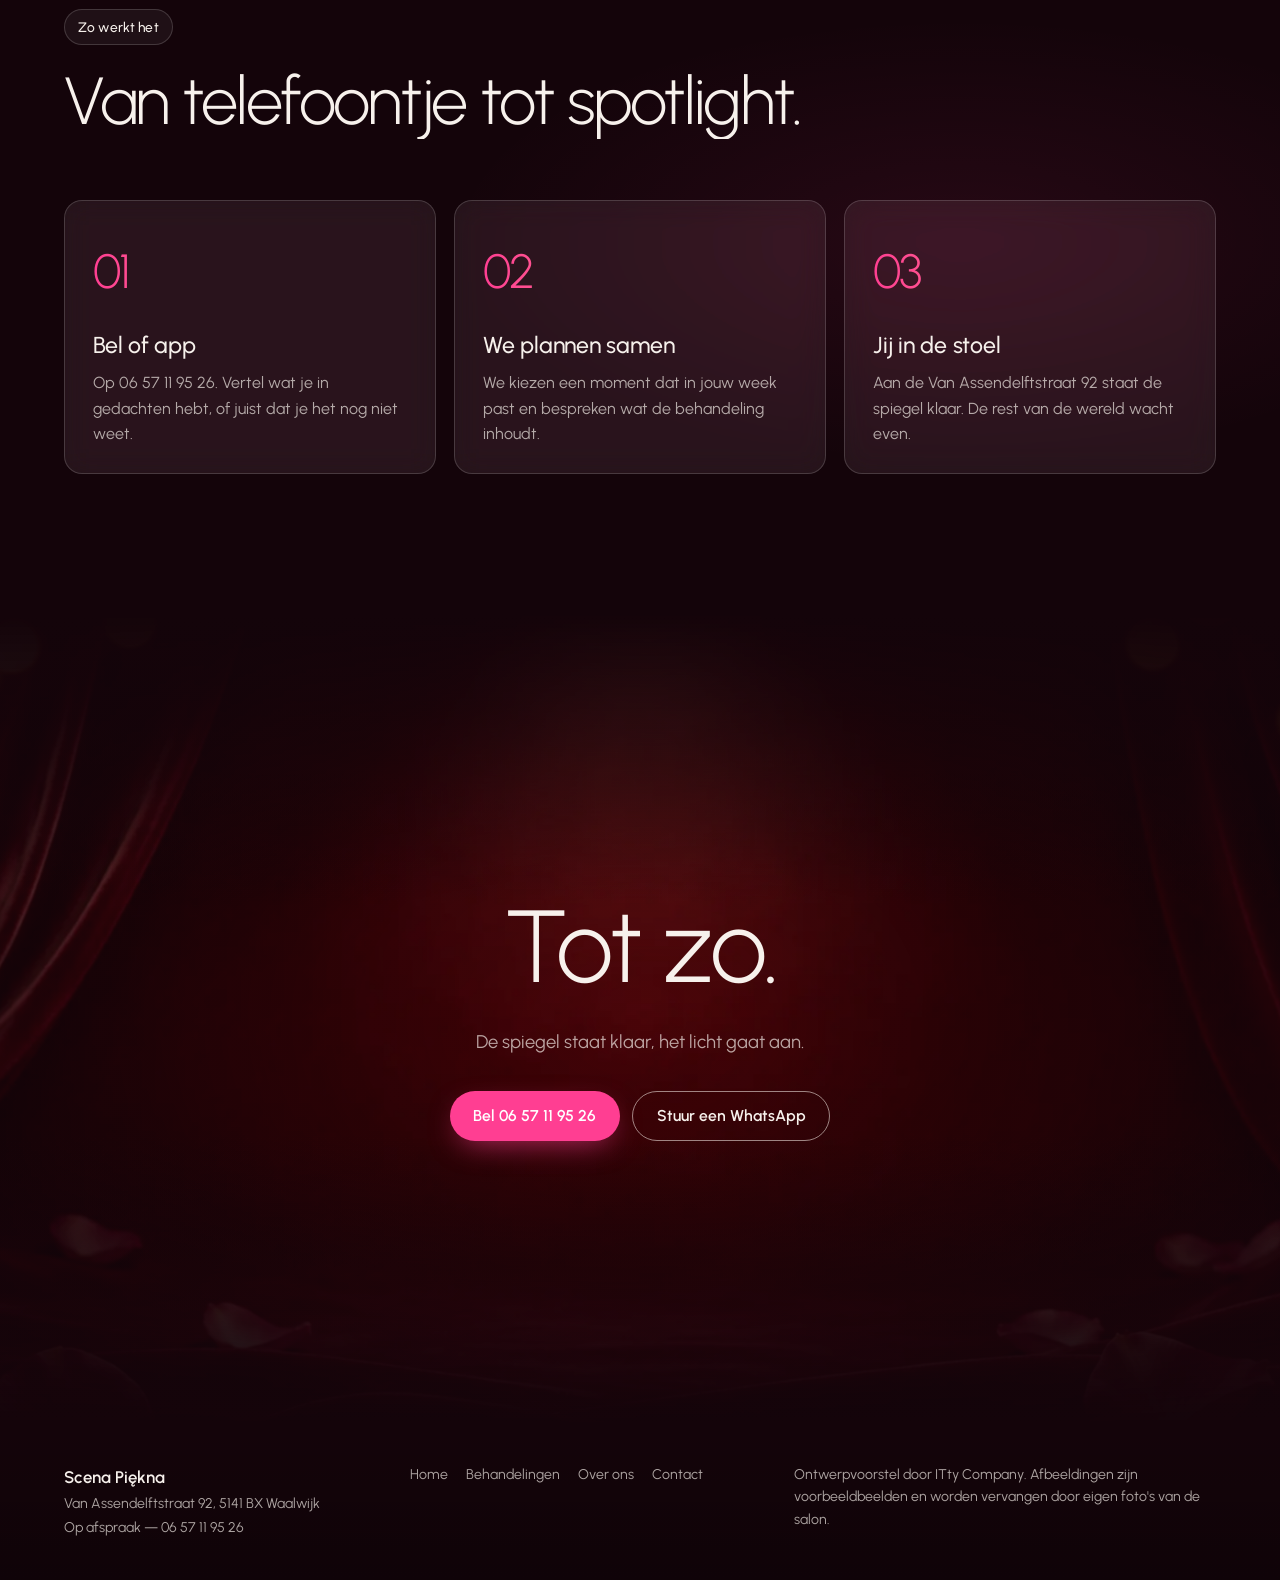
<file: contact.html>
<!doctype html>
<html lang="nl">
<head>
<meta charset="utf-8">
<meta name="viewport" content="width=device-width,initial-scale=1">
<title>Contact — Scena Piękna Waalwijk</title>
<meta name="description" content="Adres, telefoon en afspraken bij Scena Piękna, Van Assendelftstraat 92, Waalwijk.">
<meta name="theme-color" content="#14040A">
<link rel="icon" href="data:image/svg+xml,%3Csvg xmlns='http://www.w3.org/2000/svg' viewBox='0 0 32 32'%3E%3Ccircle cx='16' cy='16' r='11' fill='none' stroke='%23FF3E92' stroke-width='3'/%3E%3C/svg%3E">
<link rel="preconnect" href="https://fonts.googleapis.com"><link rel="preconnect" href="https://fonts.gstatic.com" crossorigin>
<link href="https://fonts.googleapis.com/css2?family=Urbanist:wght@300;400;500;600&display=swap" rel="stylesheet">
<link rel="stylesheet" href="assets/style.css">
<link rel="preload" as="image" href="assets/img/street.webp">
</head>
<body>
<div class="curtain" id="curtain" aria-hidden="true"><svg viewBox="0 0 32 32"><circle cx="16" cy="16" r="11" fill="none" stroke="currentColor" stroke-width="1"/><g fill="#FF3E92"><circle cx="16" cy="3" r="1.6"/><circle cx="29" cy="16" r="1.6"/><circle cx="16" cy="29" r="1.6"/><circle cx="3" cy="16" r="1.6"/></g></svg></div>
<a class="skip" href="#main">Naar inhoud</a>
<header class="nav" id="nav">
  <a class="nav__logo" href="index.html" aria-label="Scena Piękna, home">
    <svg viewBox="0 0 32 32" aria-hidden="true"><circle cx="16" cy="16" r="11" fill="none" stroke="currentColor" stroke-width="1.6"/><g fill="var(--accent)"><circle cx="16" cy="3" r="1.8"/><circle cx="29" cy="16" r="1.8"/><circle cx="16" cy="29" r="1.8"/><circle cx="3" cy="16" r="1.8"/></g></svg>
    <span>Scena Piękna<small>Beautysalon · Waalwijk</small></span>
  </a>
  <nav class="nav__links" aria-label="Hoofdmenu"><a href="behandelingen.html">Behandelingen</a><a href="over-ons.html">Over ons</a><a href="contact.html" aria-current="page">Contact</a></nav>
  <a class="btn btn--white nav__cta" href="tel:+31657119526">Bel voor afspraak</a>
  <button class="nav__burger" aria-label="Menu openen" aria-expanded="false" aria-controls="mmenu"><span></span><span></span></button>
</header>
<div class="mmenu" id="mmenu" hidden><a href="index.html">Home</a><a href="behandelingen.html">Behandelingen</a><a href="over-ons.html">Over ons</a><a href="contact.html">Contact</a><a class="btn btn--accent" href="tel:+31657119526">Bel 06 57 11 95 26</a></div>
<main id="main">
<section class="hero hero--page">
  <img class="hero__img" src="assets/img/street.webp" alt="" width="1344" height="752" fetchpriority="high" style="object-position:60% 50%">
  <div class="hero__haze" aria-hidden="true"></div><canvas class="fx" data-fx="dust" aria-hidden="true"></canvas><div class="hero__shade"></div>
  <div class="hero__in">
    <span class="chip">Contact</span>
    <h1 class="split">Je vindt ons om de hoek.</h1>
    <p class="hero__lead reveal">Van Assendelftstraat 92 in Waalwijk. Op afspraak — bel of app, dan zetten we het licht voor je aan.</p>
    
  </div>
</section>
<section class="cgrid">
  <div class="contact__card glass reveal">
    <span class="chip">Gegevens</span>
    <h2>Van Assendelftstraat 92<br>5141 BX Waalwijk</h2>
    <dl>
      <div><dt>Telefoon</dt><dd><a href="tel:+31657119526">06 57 11 95 26</a></dd></div>
      <div><dt>Afspraken</dt><dd>Op afspraak — bel of app</dd></div>
      <div><dt>Online</dt><dd><a href="https://www.facebook.com/ScenaPieknaWaalwijk/" target="_blank" rel="noopener">Facebook</a> · <a href="https://www.fresha.com/lvp/scena-piekna-van-assendelftstraat-waalwijk-yXKnJl" target="_blank" rel="noopener">Fresha</a></dd></div>
    </dl>
    <div class="btns"><a class="btn btn--accent" href="https://www.google.com/maps/search/?api=1&query=Van+Assendelftstraat+92+5141+BX+Waalwijk" target="_blank" rel="noopener">Route plannen</a><a class="btn btn--ghost" href="https://wa.me/31657119526" target="_blank" rel="noopener">WhatsApp</a></div>
  </div>
  <div class="faq">
    <h2 class="split">Vaak gevraagd</h2>
    <details class="reveal"><summary>Hoe maak ik een afspraak?</summary><p>Bel of app naar 06 57 11 95 26. Dan plannen we samen een moment dat in jouw week past.</p></details><details class="reveal"><summary>Kan ik zonder afspraak langskomen?</summary><p>Scena Piękna werkt op afspraak, zodat er voor jou altijd tijd en rust is. Bel even van tevoren.</p></details><details class="reveal"><summary>Waar kan ik parkeren?</summary><p>Dat bevestigen we nog met de salon. Bel gerust, dan krijg je de actuele informatie.</p></details><details class="reveal"><summary>Ik weet nog niet welke behandeling ik wil.</summary><p>Helemaal prima — daar is het eerste gesprek voor. Vertel wat je zoekt, dan denken we mee.</p></details>
  </div>
</section>
<section class="steps">
  <div class="steps__head"><span class="chip">Zo werkt het</span><h2 class="split">Van telefoontje tot spotlight.</h2></div>
  <ol class="steps__list">
    <li class="glass reveal"><span class="steps__n">01</span><h3>Bel of app</h3><p>Op 06 57 11 95 26. Vertel wat je in gedachten hebt, of juist dat je het nog niet weet.</p></li>
    <li class="glass reveal"><span class="steps__n">02</span><h3>We plannen samen</h3><p>We kiezen een moment dat in jouw week past en bespreken wat de behandeling inhoudt.</p></li>
    <li class="glass reveal"><span class="steps__n">03</span><h3>Jij in de stoel</h3><p>Aan de Van Assendelftstraat 92 staat de spiegel klaar. De rest van de wereld wacht even.</p></li>
  </ol>
</section>
<section class="finale">
  <img class="finale__img" data-par="0.18" src="assets/img/finale.webp" alt="" width="1920" height="1072" loading="lazy">
  <canvas class="fx" data-fx="petals" aria-hidden="true"></canvas><div class="finale__shade"></div>
  <div class="finale__in">
    <h2 class="split">Tot zo.</h2>
    <p class="reveal">De spiegel staat klaar, het licht gaat aan.</p>
    <div class="btns reveal"><a class="btn btn--accent" href="tel:+31657119526">Bel 06 57 11 95 26</a><a class="btn btn--ghost" href="https://wa.me/31657119526" target="_blank" rel="noopener">Stuur een WhatsApp</a></div>
  </div>
</section></main>
<footer class="foot">
  <div><b>Scena Piękna</b><span>Van Assendelftstraat 92, 5141 BX Waalwijk</span><span>Op afspraak — 06 57 11 95 26</span></div>
  <nav class="foot__nav" aria-label="Footer"><a href="index.html">Home</a><a href="behandelingen.html">Behandelingen</a><a href="over-ons.html">Over ons</a><a href="contact.html">Contact</a></nav>
  <p>Ontwerpvoorstel door ITty Company. Afbeeldingen zijn voorbeeldbeelden en worden vervangen door eigen foto's van de salon.</p>
</footer>
<script src="assets/vendor/lenis.min.js"></script>
<script src="assets/site.js"></script>
</body>
</html>
</file>
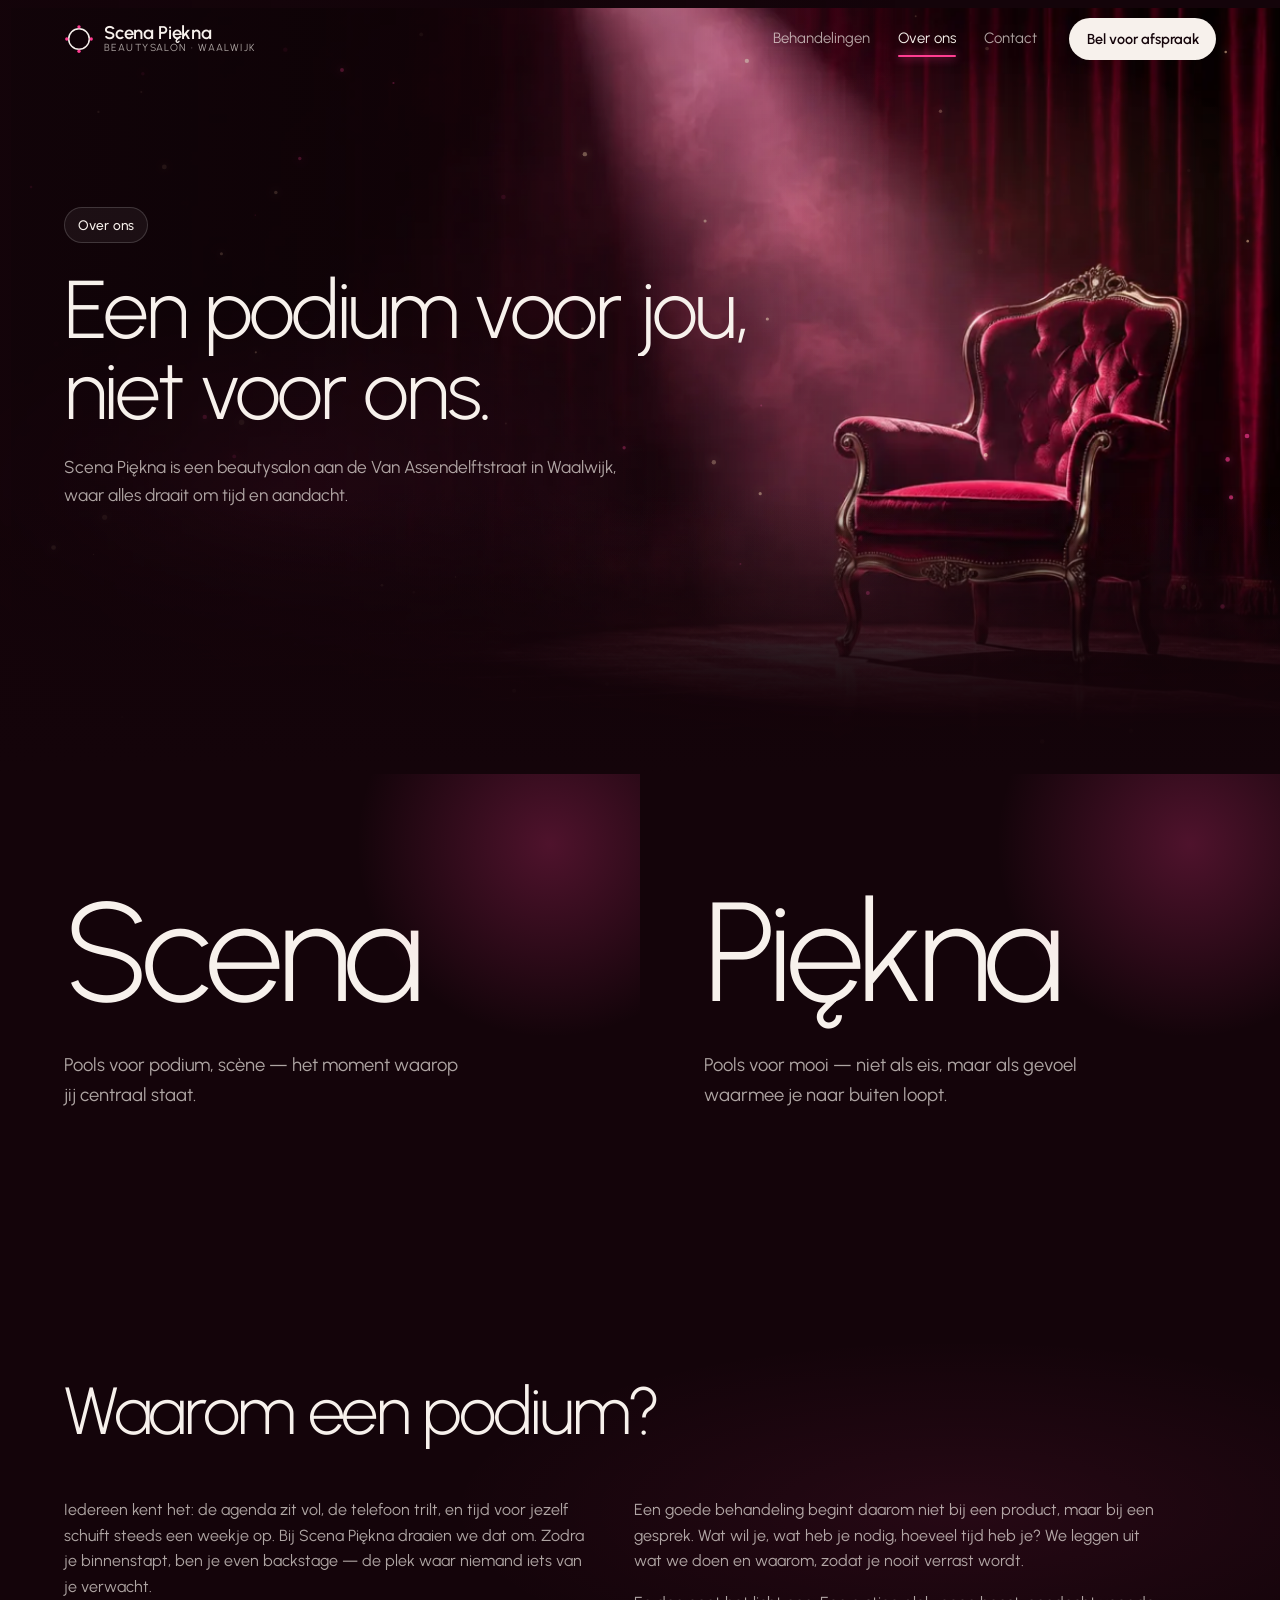
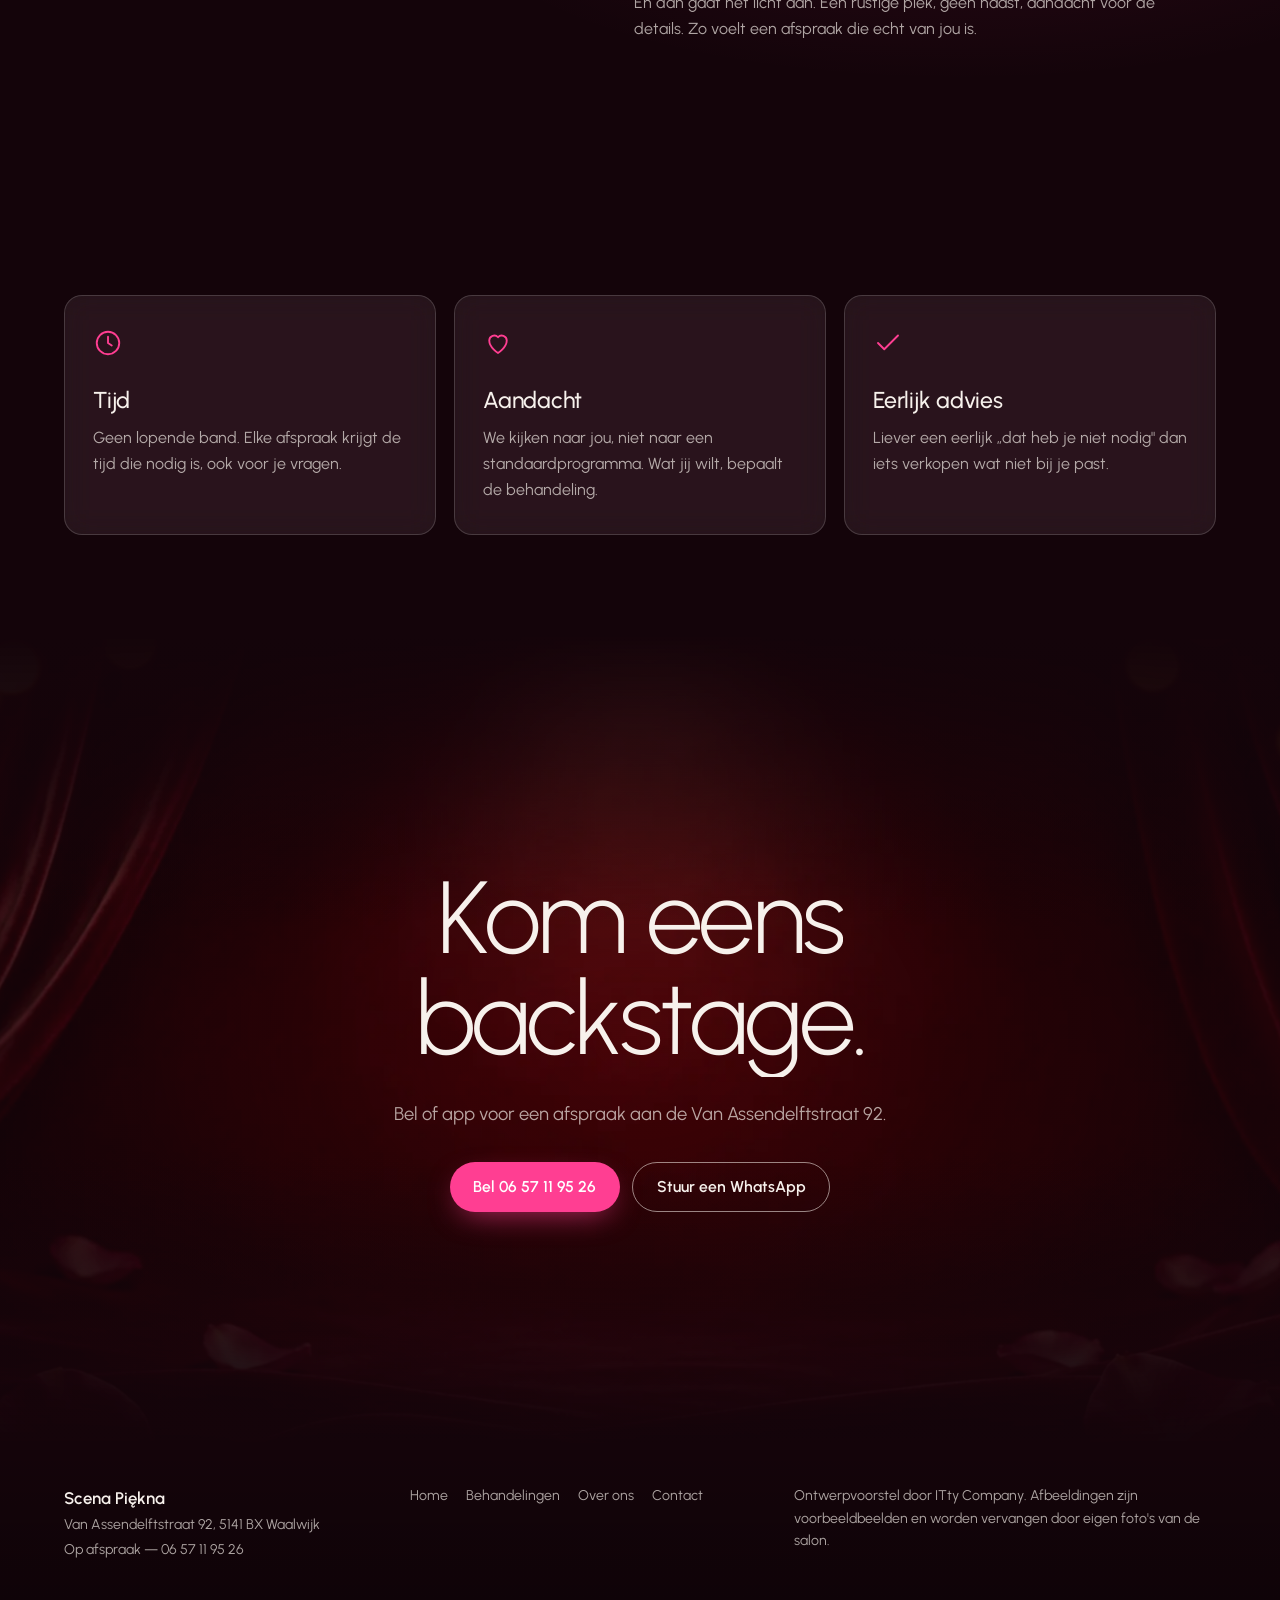
<file: over-ons.html>
<!doctype html>
<html lang="nl">
<head>
<meta charset="utf-8">
<meta name="viewport" content="width=device-width,initial-scale=1">
<title>Over ons — Scena Piękna Waalwijk</title>
<meta name="description" content="Het verhaal achter Scena Piękna, beautysalon in Waalwijk.">
<meta name="theme-color" content="#14040A">
<link rel="icon" href="data:image/svg+xml,%3Csvg xmlns='http://www.w3.org/2000/svg' viewBox='0 0 32 32'%3E%3Ccircle cx='16' cy='16' r='11' fill='none' stroke='%23FF3E92' stroke-width='3'/%3E%3C/svg%3E">
<link rel="preconnect" href="https://fonts.googleapis.com"><link rel="preconnect" href="https://fonts.gstatic.com" crossorigin>
<link href="https://fonts.googleapis.com/css2?family=Urbanist:wght@300;400;500;600&display=swap" rel="stylesheet">
<link rel="stylesheet" href="assets/style.css">
<link rel="preload" as="image" href="assets/img/stage.webp">
</head>
<body>
<div class="curtain" id="curtain" aria-hidden="true"><svg viewBox="0 0 32 32"><circle cx="16" cy="16" r="11" fill="none" stroke="currentColor" stroke-width="1"/><g fill="#FF3E92"><circle cx="16" cy="3" r="1.6"/><circle cx="29" cy="16" r="1.6"/><circle cx="16" cy="29" r="1.6"/><circle cx="3" cy="16" r="1.6"/></g></svg></div>
<a class="skip" href="#main">Naar inhoud</a>
<header class="nav" id="nav">
  <a class="nav__logo" href="index.html" aria-label="Scena Piękna, home">
    <svg viewBox="0 0 32 32" aria-hidden="true"><circle cx="16" cy="16" r="11" fill="none" stroke="currentColor" stroke-width="1.6"/><g fill="var(--accent)"><circle cx="16" cy="3" r="1.8"/><circle cx="29" cy="16" r="1.8"/><circle cx="16" cy="29" r="1.8"/><circle cx="3" cy="16" r="1.8"/></g></svg>
    <span>Scena Piękna<small>Beautysalon · Waalwijk</small></span>
  </a>
  <nav class="nav__links" aria-label="Hoofdmenu"><a href="behandelingen.html">Behandelingen</a><a href="over-ons.html" aria-current="page">Over ons</a><a href="contact.html">Contact</a></nav>
  <a class="btn btn--white nav__cta" href="tel:+31657119526">Bel voor afspraak</a>
  <button class="nav__burger" aria-label="Menu openen" aria-expanded="false" aria-controls="mmenu"><span></span><span></span></button>
</header>
<div class="mmenu" id="mmenu" hidden><a href="index.html">Home</a><a href="behandelingen.html">Behandelingen</a><a href="over-ons.html">Over ons</a><a href="contact.html">Contact</a><a class="btn btn--accent" href="tel:+31657119526">Bel 06 57 11 95 26</a></div>
<main id="main">
<section class="hero hero--page">
  <img class="hero__img" src="assets/img/stage.webp" alt="" width="1344" height="752" fetchpriority="high" style="object-position:75% 50%">
  <div class="hero__haze" aria-hidden="true"></div><canvas class="fx" data-fx="dust" aria-hidden="true"></canvas><div class="hero__shade"></div>
  <div class="hero__in">
    <span class="chip">Over ons</span>
    <h1 class="split">Een podium voor jou, niet voor ons.</h1>
    <p class="hero__lead reveal">Scena Piękna is een beautysalon aan de Van Assendelftstraat in Waalwijk, waar alles draait om tijd en aandacht.</p>
    
  </div>
</section>
<section class="name">
  <div class="name__word reveal"><b>Scena</b><span>Pools voor podium, scène — het moment waarop jij centraal staat.</span></div>
  <div class="name__word reveal"><b>Piękna</b><span>Pools voor mooi — niet als eis, maar als gevoel waarmee je naar buiten loopt.</span></div>
</section>
<section class="story2">
  <div class="story2__in">
    <h2 class="split">Waarom een podium?</h2>
    <div class="cols">
      <p class="reveal">Iedereen kent het: de agenda zit vol, de telefoon trilt, en tijd voor jezelf schuift steeds een weekje op. Bij Scena Piękna draaien we dat om. Zodra je binnenstapt, ben je even backstage — de plek waar niemand iets van je verwacht.</p>
      <p class="reveal">Een goede behandeling begint daarom niet bij een product, maar bij een gesprek. Wat wil je, wat heb je nodig, hoeveel tijd heb je? We leggen uit wat we doen en waarom, zodat je nooit verrast wordt.</p>
      <p class="reveal">En dan gaat het licht aan. Een rustige plek, geen haast, aandacht voor de details. Zo voelt een afspraak die echt van jou is.</p>
    </div>
  </div>
</section>
<section class="values">
  <article class="glass reveal"><svg viewBox="0 0 24 24" aria-hidden="true"><circle cx="12" cy="12" r="9"/><path d="M12 7v5l3 2"/></svg><h3>Tijd</h3><p>Geen lopende band. Elke afspraak krijgt de tijd die nodig is, ook voor je vragen.</p></article>
  <article class="glass reveal"><svg viewBox="0 0 24 24" aria-hidden="true"><path d="M12 20s-7-4.4-7-10a4 4 0 0 1 7-2.6A4 4 0 0 1 19 10c0 5.6-7 10-7 10z"/></svg><h3>Aandacht</h3><p>We kijken naar jou, niet naar een standaardprogramma. Wat jij wilt, bepaalt de behandeling.</p></article>
  <article class="glass reveal"><svg viewBox="0 0 24 24" aria-hidden="true"><path d="M4 12l5 5L20 6"/></svg><h3>Eerlijk advies</h3><p>Liever een eerlijk „dat heb je niet nodig" dan iets verkopen wat niet bij je past.</p></article>
</section>
<section class="finale">
  <img class="finale__img" data-par="0.18" src="assets/img/finale.webp" alt="" width="1920" height="1072" loading="lazy">
  <canvas class="fx" data-fx="petals" aria-hidden="true"></canvas><div class="finale__shade"></div>
  <div class="finale__in">
    <h2 class="split">Kom eens backstage.</h2>
    <p class="reveal">Bel of app voor een afspraak aan de Van Assendelftstraat 92.</p>
    <div class="btns reveal"><a class="btn btn--accent" href="tel:+31657119526">Bel 06 57 11 95 26</a><a class="btn btn--ghost" href="https://wa.me/31657119526" target="_blank" rel="noopener">Stuur een WhatsApp</a></div>
  </div>
</section></main>
<footer class="foot">
  <div><b>Scena Piękna</b><span>Van Assendelftstraat 92, 5141 BX Waalwijk</span><span>Op afspraak — 06 57 11 95 26</span></div>
  <nav class="foot__nav" aria-label="Footer"><a href="index.html">Home</a><a href="behandelingen.html">Behandelingen</a><a href="over-ons.html">Over ons</a><a href="contact.html">Contact</a></nav>
  <p>Ontwerpvoorstel door ITty Company. Afbeeldingen zijn voorbeeldbeelden en worden vervangen door eigen foto's van de salon.</p>
</footer>
<script src="assets/vendor/lenis.min.js"></script>
<script src="assets/site.js"></script>
</body>
</html>
</file>
<file: assets/style.css>
/* Scena Piękna — ontwerpvoorstel ITty Company (cinematic) */
:root{
  --base:#14040A; --base2:#220811; --pearl:#F7F1EC; --muted:rgba(247,241,236,.68);
  --accent:#FF3E92; --accent-ink:#2A0412;
  --glass:rgba(255,255,255,.07); --glass-b:rgba(255,255,255,.16);
  --f:'Urbanist',system-ui,sans-serif;
  --gut:clamp(20px,5vw,80px); --r:18px;
}
*,*::before,*::after{box-sizing:border-box}
html{-webkit-text-size-adjust:100%;scroll-behavior:smooth}
html.lenis{scroll-behavior:auto}
body{margin:0;background:var(--base);color:var(--pearl);font:400 clamp(16px,1.1vw,18px)/1.6 var(--f);-webkit-font-smoothing:antialiased;overflow-x:hidden}
img{display:block;max-width:100%}
a{color:inherit}
h1,h2,h3{margin:0;font-weight:300;letter-spacing:-.035em;line-height:.98}
h1{font-size:clamp(3rem,7.4vw,7.6rem)}
h2{font-size:clamp(2.4rem,5.2vw,5.4rem)}
h3{font-size:clamp(1.3rem,1.8vw,1.6rem);font-weight:500;letter-spacing:-.01em;line-height:1.15}
p{margin:0 0 1em}
:focus-visible{outline:2px solid var(--accent);outline-offset:3px;border-radius:8px}
.skip{position:fixed;top:-60px;left:12px;z-index:100;background:var(--pearl);color:var(--base);padding:10px 14px;border-radius:999px}
.skip:focus{top:12px}

.glass{background:var(--glass);border:1px solid var(--glass-b);-webkit-backdrop-filter:blur(14px) saturate(140%);backdrop-filter:blur(14px) saturate(140%)}
.chip{display:inline-flex;align-items:center;gap:.5em;font-size:.86rem;font-weight:500;padding:.45em .95em;border-radius:999px;border:1px solid var(--glass-b);background:rgba(255,255,255,.05);color:var(--pearl);letter-spacing:.01em}
.chip svg{width:13px;height:13px;color:var(--accent)}
.btns{display:flex;flex-wrap:wrap;gap:12px}
.btn{display:inline-flex;align-items:center;justify-content:center;min-height:50px;padding:.75em 1.5em;border-radius:999px;font:600 .98rem/1 var(--f);text-decoration:none;transition:transform .2s,background .2s,box-shadow .2s;white-space:nowrap}
.btn:hover{transform:translateY(-2px)}
.btn--accent{background:var(--accent);color:#fff;box-shadow:0 10px 30px -10px rgba(255,62,146,.7)}
.btn--accent:hover{box-shadow:0 14px 34px -8px rgba(255,62,146,.85)}
.btn--ghost{border:1px solid rgba(247,241,236,.55);color:var(--pearl)}
.btn--ghost:hover{background:rgba(255,255,255,.08)}
.btn--white{background:var(--pearl);color:var(--base);min-height:42px;padding:.6em 1.2em;font-size:.9rem}

/* nav */
.nav{position:fixed;inset:0 0 auto;z-index:50;display:flex;align-items:center;gap:32px;padding:18px var(--gut);transition:background .3s,padding .3s}
.nav.solid{background:rgba(20,4,10,.72);-webkit-backdrop-filter:blur(14px);backdrop-filter:blur(14px);padding-block:12px}
.nav__logo{display:flex;align-items:center;gap:10px;text-decoration:none;margin-right:auto}
.nav__logo svg{width:30px;height:30px}
.nav__logo span{font-weight:600;font-size:1.15rem;letter-spacing:-.01em;line-height:1.05;display:flex;flex-direction:column}
.nav__logo small{font-weight:400;font-size:.64rem;letter-spacing:.14em;color:var(--muted);text-transform:uppercase}
.nav__links{display:flex;gap:28px}
.nav__links a{text-decoration:none;font-size:.93rem;color:var(--muted);transition:color .2s}
.nav__links a:hover{color:var(--pearl)}
.nav__burger{display:none;width:44px;height:44px;border-radius:50%;border:1px solid var(--glass-b);background:var(--glass);flex-direction:column;justify-content:center;align-items:center;gap:6px;cursor:pointer;padding:0}
.nav__burger span{width:18px;height:1.5px;background:var(--pearl);transition:transform .3s}
.nav__burger[aria-expanded=true] span:first-child{transform:translateY(3.75px) rotate(45deg)}
.nav__burger[aria-expanded=true] span:last-child{transform:translateY(-3.75px) rotate(-45deg)}
.mmenu{position:fixed;inset:0;z-index:45;background:rgba(20,4,10,.96);display:flex;flex-direction:column;justify-content:center;gap:10px;padding:90px var(--gut) 40px}
.mmenu[hidden]{display:none}
.mmenu a:not(.btn){font-size:2.6rem;font-weight:300;letter-spacing:-.03em;text-decoration:none}
.mmenu .btn{margin-top:24px;align-self:flex-start}

/* hero */
.hero{position:relative;min-height:100vh;min-height:100svh;display:flex;align-items:center;overflow:hidden;isolation:isolate}
.hero__img{position:absolute;inset:0;width:100%;height:100%;object-fit:cover;object-position:70% 22%;z-index:-2;transform:scale(1.04);animation:kb 14s ease-out forwards}
@keyframes kb{to{transform:scale(1)}}
.hero__shade{position:absolute;inset:0;z-index:-1;background:linear-gradient(90deg,rgba(20,4,10,.88) 0%,rgba(20,4,10,.55) 40%,rgba(20,4,10,0) 70%),linear-gradient(0deg,rgba(20,4,10,.85),rgba(20,4,10,0) 35%)}
.hero__in{padding:120px var(--gut) 150px;max-width:860px}
.hero h1{margin:.32em 0 .3em}
.hero__lead{font-size:clamp(1.05rem,1.35vw,1.25rem);color:var(--muted);max-width:34em;margin-bottom:1.6em}
.stats{list-style:none;display:flex;flex-wrap:wrap;gap:12px;margin:34px 0 0;padding:0}
.stats li{display:grid;grid-template-columns:auto 1fr;column-gap:10px;align-items:center;padding:12px 16px;border-radius:14px}
.stats svg{grid-row:span 2;width:22px;height:22px;fill:none;stroke:var(--accent);stroke-width:1.6;stroke-linecap:round;stroke-linejoin:round}
.stats b{font-weight:600;font-size:1.02rem;line-height:1.1}
.stats span{font-size:.78rem;color:var(--muted);line-height:1.2}
.tabs{position:absolute;left:50%;bottom:26px;transform:translateX(-50%);display:grid;grid-template-columns:repeat(4,1fr);width:min(760px,calc(100% - 2*var(--gut)));border-radius:16px;overflow:hidden}
.tabs span{text-align:center;padding:14px 8px;font-size:.92rem;color:var(--muted)}
.tabs i{position:absolute;left:0;bottom:0;height:2px;width:25%;background:var(--accent);box-shadow:0 0 14px var(--accent);transition:transform .6s cubic-bezier(.2,.8,.2,1)}

/* story */
.story{position:relative;height:640vh}
.story__stage{position:sticky;top:0;height:100vh;height:100svh;overflow:hidden}
.scene{position:absolute;left:0;top:0;transform-origin:0 0;will-change:transform}
.scene>img{width:100%;height:100%;display:block}
.glassdisc{position:absolute;border-radius:50%;overflow:hidden;opacity:var(--dz,0);box-shadow:inset 0 0 40px 10px rgba(20,4,10,.75)}
.glassdisc img{position:absolute;inset:0;width:100%;height:100%;object-fit:cover;opacity:0;transform:scale(1.12);transition:opacity .9s,transform 1.4s cubic-bezier(.2,.8,.2,1)}
.glassdisc img.on{opacity:1;transform:scale(1)}
.glassdisc::after{content:"";position:absolute;inset:0;border-radius:50%;background:radial-gradient(circle at 32% 26%,rgba(255,255,255,.18),transparent 40%);box-shadow:inset 0 0 0 1px rgba(255,255,255,.15)}
.story__shade{position:absolute;inset:0;background:linear-gradient(90deg,rgba(20,4,10,.92) 0%,rgba(20,4,10,.6) 38%,rgba(20,4,10,0) 62%);opacity:var(--sh,0);pointer-events:none}
.story__panel{position:absolute;left:var(--gut);top:50%;transform:translateY(-50%);width:min(460px,38vw);opacity:var(--pa,0)}
.eyebrow{font-size:.8rem;color:var(--muted);margin-bottom:18px}
.acts{display:grid}
.act{grid-area:1/1;opacity:0;transform:translateY(24px);transition:opacity .6s,transform .8s cubic-bezier(.2,.8,.2,1);pointer-events:none}
.act.on{opacity:1;transform:none;pointer-events:auto}
.act__n{display:block;color:var(--accent);font-weight:600;font-size:.86rem;margin-bottom:12px}
.act h2{font-size:clamp(2.2rem,4vw,4rem);margin-bottom:.4em}
.act p{color:var(--muted)}
.dots{display:flex;gap:8px;margin-top:22px}
.dots i{width:26px;height:3px;border-radius:3px;background:rgba(255,255,255,.2);transition:background .3s,width .3s}
.dots i.on{background:var(--accent);width:44px}

/* about */
.about,.contact,.finale{position:relative;isolation:isolate;overflow:hidden}
.about{min-height:100vh;display:flex;align-items:center}
.about__img,.contact__img,.finale__img{position:absolute;inset:0;width:100%;height:100%;object-fit:cover;z-index:-2}
.about__img{object-position:75% 50%}
.about__shade{position:absolute;inset:0;z-index:-1;background:linear-gradient(90deg,rgba(20,4,10,.95) 0%,rgba(20,4,10,.7) 45%,rgba(20,4,10,.1) 80%)}
.about__in{padding:140px var(--gut);max-width:980px}
.about h2{margin:.35em 0 .55em;max-width:11em}
.cols{columns:2 300px;column-gap:40px;color:var(--muted)}
.cols p{break-inside:avoid}

/* steps */
.steps{padding:140px var(--gut);background:radial-gradient(60% 60% at 80% 20%,rgba(255,62,146,.13),transparent 70%),var(--base2)}
.steps__head h2{margin:.35em 0 1em;max-width:12em}
.steps__list{list-style:none;margin:0;padding:0;display:grid;grid-template-columns:repeat(3,1fr);gap:18px}
.steps__list li{border-radius:var(--r);padding:32px 28px 26px}
.steps__n{display:block;font-size:3rem;font-weight:300;color:var(--accent);letter-spacing:-.04em;margin-bottom:22px}
.steps__list h3{margin-bottom:.5em}
.steps__list p{color:var(--muted);margin:0}

/* contact */
.contact{min-height:90vh;display:flex;align-items:center;padding:120px var(--gut)}
.contact__shade{position:absolute;inset:0;z-index:-1;background:linear-gradient(90deg,rgba(20,4,10,.85),rgba(20,4,10,.35) 60%,rgba(20,4,10,.15))}
.contact__card{border-radius:24px;padding:clamp(28px,4vw,48px);max-width:560px;background:rgba(20,4,10,.45)}
.contact__card h2{font-size:clamp(2rem,3.6vw,3.4rem);margin:.4em 0 .7em}
.contact dl{margin:0 0 28px;display:grid;gap:14px}
.contact dl div{display:grid;grid-template-columns:110px 1fr;gap:12px;border-top:1px solid var(--glass-b);padding-top:14px}
.contact dt{color:var(--muted);font-size:.9rem}
.contact dd{margin:0}

/* finale */
.finale{min-height:90vh;display:flex;align-items:center;justify-content:center;text-align:center}
.finale__shade{position:absolute;inset:0;z-index:-1;background:radial-gradient(60% 70% at 50% 50%,rgba(20,4,10,.35),rgba(20,4,10,.9))}
.finale__in{padding:120px var(--gut);max-width:900px}
.finale h2{font-size:clamp(3rem,8vw,8rem);margin-bottom:.3em}
.finale p{color:var(--muted);font-size:1.15rem;margin-bottom:1.8em}
.finale .btns{justify-content:center}

.foot{display:flex;flex-wrap:wrap;justify-content:space-between;gap:24px;padding:40px var(--gut);border-top:1px solid var(--glass-b);font-size:.88rem;color:var(--muted)}
.foot div{display:flex;flex-direction:column;gap:2px}
.foot b{color:var(--pearl);font-weight:600;font-size:1.05rem}
.foot p{max-width:30em;margin:0}

.reveal{opacity:0;transform:translateY(28px);transition:opacity .9s,transform 1.1s cubic-bezier(.2,.8,.2,1)}
.reveal.in{opacity:1;transform:none}
.hero .reveal:nth-of-type(2){transition-delay:.1s}

@media (max-width:900px){
  .nav__links,.nav__cta{display:none}
  .nav__burger{display:flex}
  .hero{align-items:flex-end}
  .hero__img{object-position:78% 40%}
  .hero__shade{background:linear-gradient(0deg,rgba(20,4,10,.96) 30%,rgba(20,4,10,.35) 65%,rgba(20,4,10,.1))}
  .hero__in{padding:42vh var(--gut) 110px}
  .stats li{flex:1 1 140px}
  .tabs span{font-size:.78rem;padding:12px 4px}
  .story__shade{background:linear-gradient(0deg,rgba(20,4,10,.95) 34%,rgba(20,4,10,.2) 60%,rgba(20,4,10,0))}
  .story__panel{top:auto;bottom:28px;transform:none;width:auto;right:var(--gut)}
  .act h2{font-size:2rem}
  .act p:nth-of-type(2){display:none}
  .about__shade{background:linear-gradient(0deg,rgba(20,4,10,.97) 45%,rgba(20,4,10,.5))}
  .about{align-items:flex-end}
  .about__in{padding:45vh var(--gut) 90px}
  .steps__list{grid-template-columns:1fr}
  .contact{align-items:flex-end;padding:40vh var(--gut) 60px}
  .contact dl div{grid-template-columns:90px 1fr}
}
@media (prefers-reduced-motion:reduce){
  *{animation:none!important;transition:none!important}
  .reveal{opacity:1;transform:none}
}

/* ---------- motion layer ---------- */
.fx{position:absolute;inset:0;width:100%;height:100%;pointer-events:none;z-index:-1}
.hero .fx{z-index:-1;mix-blend-mode:screen}
.fx--story{z-index:1;mix-blend-mode:screen}
.about .fx,.finale .fx{z-index:-1}
.hero__haze{position:absolute;inset:-20%;z-index:-1;pointer-events:none;mix-blend-mode:screen;opacity:.55;
  background:radial-gradient(30% 25% at 30% 60%,rgba(255,62,146,.35),transparent 70%),radial-gradient(25% 22% at 70% 35%,rgba(255,150,90,.22),transparent 70%);
  animation:haze 16s ease-in-out infinite alternate}
@keyframes haze{0%{transform:translate3d(-4%,2%,0) scale(1)}50%{transform:translate3d(5%,-3%,0) scale(1.12)}100%{transform:translate3d(-2%,-4%,0) scale(1.05)}}
.hero__img{will-change:transform}
.halo{position:absolute;border-radius:50%;pointer-events:none;mix-blend-mode:screen;
  background:radial-gradient(circle,transparent 52%,rgba(255,200,140,.32) 60%,rgba(255,62,146,.25) 68%,transparent 76%);
  animation:flick 3.2s ease-in-out infinite}
@keyframes flick{0%,100%{opacity:.55}22%{opacity:.9}24%{opacity:.6}26%{opacity:.95}60%{opacity:.7}}
.glassdisc img.on{animation:breathe 9s ease-in-out infinite alternate}
@keyframes breathe{from{transform:scale(1) translate(0,0)}to{transform:scale(1.09) translate(-2%,1.5%)}}
.glassdisc::before{content:"";position:absolute;inset:-30%;z-index:2;pointer-events:none;
  background:linear-gradient(115deg,transparent 40%,rgba(255,255,255,.16) 48%,transparent 56%);animation:sheen 6s ease-in-out infinite}
@keyframes sheen{0%,55%{transform:translateX(-60%)}85%,100%{transform:translateX(60%)}}
.beam{position:absolute;z-index:-1;left:55%;top:-20%;width:60vw;height:140%;pointer-events:none;mix-blend-mode:screen;transform-origin:50% 0;
  background:conic-gradient(from 168deg at 50% 0,transparent 0deg,rgba(255,170,210,.22) 10deg,rgba(255,255,255,.12) 12deg,transparent 24deg);
  animation:sweep 10s ease-in-out infinite alternate;filter:blur(6px)}
@keyframes sweep{from{transform:rotate(-10deg)}to{transform:rotate(12deg)}}
.glow-win{position:absolute;inset:0;z-index:-1;pointer-events:none;mix-blend-mode:screen;
  background:radial-gradient(18% 22% at 72% 52%,rgba(255,170,90,.35),transparent 70%),radial-gradient(10% 12% at 88% 40%,rgba(255,62,146,.25),transparent 70%);
  animation:flick 5s ease-in-out infinite}
.steps__list li{position:relative;overflow:hidden;transition:transform .4s,border-color .4s}
.steps__list li::before{content:"";position:absolute;inset:0;pointer-events:none;opacity:0;transition:opacity .4s;
  background:radial-gradient(260px circle at var(--mx,50%) var(--my,50%),rgba(255,62,146,.22),transparent 60%)}
.steps__list li:hover{transform:translateY(-6px);border-color:rgba(255,62,146,.45)}
.steps__list li:hover::before{opacity:1}
.steps__n{background:linear-gradient(90deg,var(--accent),#ffb38a,var(--accent));background-size:200% 100%;-webkit-background-clip:text;background-clip:text;color:transparent;animation:shine 4s linear infinite}
@keyframes shine{to{background-position:-200% 0}}
.split .w{display:inline-block;overflow:hidden;vertical-align:bottom;padding-bottom:.08em;margin-bottom:-.08em}
.split .w>span{display:inline-block;transform:translateY(105%);transition:transform 1s cubic-bezier(.2,.8,.2,1);transition-delay:calc(var(--i)*70ms)}
.split.in .w>span{transform:none}
.btn--accent{position:relative;overflow:hidden}
.btn--accent::after{content:"";position:absolute;inset:0;background:linear-gradient(110deg,transparent 35%,rgba(255,255,255,.45) 50%,transparent 65%);transform:translateX(-120%);animation:btnsh 4.5s ease-in-out infinite}
@keyframes btnsh{0%,70%{transform:translateX(-120%)}100%{transform:translateX(120%)}}
.stats li{animation:float 6s ease-in-out infinite}
.stats li:nth-child(2){animation-delay:-2s}.stats li:nth-child(3){animation-delay:-4s}
@keyframes float{50%{transform:translateY(-5px)}}
@media (prefers-reduced-motion:reduce){.split .w>span{transform:none}.fx,.hero__haze,.beam{display:none}}

/* ---------- multipage ---------- */
.curtain{position:fixed;inset:0;z-index:200;display:grid;place-items:center;pointer-events:none;color:var(--pearl);
  background:radial-gradient(50% 50% at 50% 50%,rgba(255,62,146,.28),transparent 70%),var(--base);
  clip-path:circle(150% at 50% 50%);transition:clip-path .65s cubic-bezier(.7,0,.2,1)}
.curtain svg{width:64px;height:64px;animation:spin 1.6s linear infinite}
@keyframes spin{to{transform:rotate(360deg)}}
.curtain.out{clip-path:circle(0% at 50% 50%)}
.curtain.in{clip-path:circle(150% at 50% 50%)}
.nav__links a[aria-current=page]{color:var(--pearl);position:relative}
.nav__links a[aria-current=page]::after{content:"";position:absolute;left:0;right:0;bottom:-6px;height:2px;border-radius:2px;background:var(--accent);box-shadow:0 0 10px var(--accent)}
.foot__nav{display:flex;gap:18px}
.foot__nav a{text-decoration:none}
.story__more{margin-top:20px}
.hero--page{min-height:86vh}
.hero--page h1{font-size:clamp(2.8rem,6.4vw,6.4rem);max-width:10em}

.treat{padding:60px var(--gut) 40px;display:grid;gap:clamp(60px,10vw,140px)}
.trow{display:grid;grid-template-columns:1fr 1fr;gap:clamp(30px,6vw,100px);align-items:center}
.trow--rev .trow__media{order:2}
.trow__media{position:relative}
.trow__ring{position:relative;aspect-ratio:1;border-radius:50%;overflow:hidden;max-width:520px;margin-inline:auto;
  box-shadow:0 0 0 1px rgba(255,255,255,.12),0 0 0 14px rgba(255,62,146,.06),0 0 80px -10px rgba(255,62,146,.55)}
.trow__ring img{width:100%;height:100%;object-fit:cover;animation:breathe 10s ease-in-out infinite alternate}
.trow__ring::after{content:"";position:absolute;inset:-30%;background:linear-gradient(115deg,transparent 40%,rgba(255,255,255,.14) 48%,transparent 56%);animation:sheen 7s ease-in-out infinite}
.trow__n{position:absolute;left:0;top:0;font-size:clamp(4rem,9vw,8rem);font-weight:300;letter-spacing:-.05em;line-height:1;color:transparent;-webkit-text-stroke:1px rgba(255,62,146,.6)}
.trow__txt h2{margin:.35em 0 .2em}
.trow__sub{font-size:1.3rem;color:var(--pearl);margin-bottom:1em}
.trow__txt p{color:var(--muted)}
.trow__txt .trow__sub{color:var(--pearl)}
.note{padding:20px var(--gut) 100px}
.note__in{max-width:820px;margin:auto;border-radius:var(--r);padding:28px 32px}
.note__in h3{margin-bottom:.5em}.note__in p{color:var(--muted);margin:0}

.name{display:grid;grid-template-columns:1fr 1fr;gap:2px;background:var(--glass-b)}
.name__word{background:var(--base);padding:clamp(60px,9vw,130px) var(--gut);position:relative;overflow:hidden}
.name__word::before{content:"";position:absolute;width:420px;height:420px;border-radius:50%;right:-120px;top:-140px;background:radial-gradient(circle,rgba(255,62,146,.25),transparent 65%);animation:haze 12s ease-in-out infinite alternate}
.name__word b{display:block;font-weight:300;font-size:clamp(4rem,11vw,10rem);letter-spacing:-.05em;line-height:.9;margin-bottom:.25em}
.name__word span{color:var(--muted);font-size:1.15rem;max-width:22em;display:block}
.story2{padding:clamp(80px,12vw,160px) var(--gut);background:radial-gradient(60% 60% at 20% 30%,rgba(255,62,146,.12),transparent 70%),var(--base2)}
.story2__in{max-width:1100px}
.story2 h2{margin-bottom:.8em}
.values{display:grid;grid-template-columns:repeat(3,1fr);gap:18px;padding:100px var(--gut)}
.values article{border-radius:var(--r);padding:32px 28px;transition:transform .4s,border-color .4s}
.values article:hover{transform:translateY(-6px);border-color:rgba(255,62,146,.45)}
.values svg{width:30px;height:30px;fill:none;stroke:var(--accent);stroke-width:1.5;stroke-linecap:round;stroke-linejoin:round;margin-bottom:22px}
.values h3{margin-bottom:.5em}.values p{color:var(--muted);margin:0}

.cgrid{display:grid;grid-template-columns:minmax(0,560px) 1fr;gap:clamp(30px,6vw,90px);padding:100px var(--gut);align-items:start}
.cgrid .contact__card{background:rgba(255,255,255,.04)}
.faq h2{font-size:clamp(2rem,3.6vw,3.4rem);margin-bottom:.6em}
.faq details{border-top:1px solid var(--glass-b);padding:18px 0}
.faq summary{cursor:pointer;font-size:1.15rem;font-weight:500;list-style:none;display:flex;justify-content:space-between;gap:16px}
.faq summary::after{content:"+";color:var(--accent);font-size:1.5rem;line-height:1;transition:transform .3s}
.faq details[open] summary::after{transform:rotate(45deg)}
.faq details p{color:var(--muted);margin:.8em 0 0}

@media (max-width:900px){
  .trow,.trow--rev{grid-template-columns:1fr}
  .trow--rev .trow__media{order:0}
  .trow__ring{max-width:78vw}
  .name,.values,.cgrid{grid-template-columns:1fr}
  .hero--page .hero__in{padding-top:46vh}
  .foot__nav{flex-wrap:wrap}
}
@media (prefers-reduced-motion:reduce){.curtain{display:none}}

/* ---------- seamless, film-like section joins ---------- */
.story__hero{position:absolute;inset:0;display:flex;align-items:center;z-index:3;opacity:var(--ho,1);transform:translateY(calc((1 - var(--ho,1)) * -40px))}
.story__hero .hero__in{position:relative}
.story__hshade{position:absolute;inset:0;z-index:1;pointer-events:none;opacity:var(--ho,1);background:linear-gradient(90deg,rgba(20,4,10,.88) 0%,rgba(20,4,10,.55) 40%,rgba(20,4,10,0) 70%),linear-gradient(0deg,rgba(20,4,10,.85),rgba(20,4,10,0) 35%)}
.story__stage .hero__haze{z-index:1}
.story__panel{z-index:3}
.story__fade{position:absolute;inset:0;z-index:6;background:var(--base);opacity:var(--fo,0);pointer-events:none}
.tabs{z-index:2}
/* photo sections melt into each other: no hard edges, one shared base colour */
.about__img,.contact__img,.finale__img,.hero--page .hero__img{-webkit-mask-image:linear-gradient(180deg,transparent 0,#000 22%,#000 78%,transparent 100%);mask-image:linear-gradient(180deg,transparent 0,#000 22%,#000 78%,transparent 100%)}
.hero--page .hero__img{-webkit-mask-image:linear-gradient(180deg,#000 0,#000 72%,transparent 100%);mask-image:linear-gradient(180deg,#000 0,#000 72%,transparent 100%)}
.about,.contact,.finale{margin-top:-14vh;padding-top:14vh}
.about{margin-top:0}
.steps,.story2{background:radial-gradient(55% 45% at 80% 50%,rgba(255,62,146,.10),transparent 75%)!important}
.name{background:none;gap:0}
.name__word{background:transparent}
.foot{border-top:0;background:linear-gradient(180deg,transparent,rgba(0,0,0,.25))}
.finale__shade{background:radial-gradient(60% 70% at 50% 50%,rgba(20,4,10,.3),rgba(20,4,10,.85) 100%)}
.contact__shade,.about__shade{-webkit-mask-image:linear-gradient(180deg,transparent,#000 20%,#000 80%,transparent);mask-image:linear-gradient(180deg,transparent,#000 20%,#000 80%,transparent)}
@media (max-width:900px){.story__hero{align-items:flex-end}.story__hero .hero__in{padding:42vh var(--gut) 110px}.story__hshade{background:linear-gradient(0deg,rgba(20,4,10,.96) 30%,rgba(20,4,10,.35) 65%,rgba(20,4,10,.1))}}
/* soft fade overlays at the edges of every photo section (parallax-safe) */
.about::before,.about::after,.contact::before,.contact::after,.finale::before,.finale::after,.hero--page::after{content:"";position:absolute;left:0;right:0;height:26vh;z-index:0;pointer-events:none}
.about::before,.contact::before,.finale::before{top:0;background:linear-gradient(180deg,var(--base) 0%,rgba(20,4,10,.6) 45%,rgba(20,4,10,0))}
.about::after,.contact::after,.finale::after,.hero--page::after{bottom:0;background:linear-gradient(0deg,var(--base) 0%,rgba(20,4,10,.6) 45%,rgba(20,4,10,0))}
.about__in,.contact__card,.finale__in,.hero--page .hero__in{position:relative;z-index:2}
.about__img,.contact__img,.finale__img,.about__shade,.contact__shade{-webkit-mask-image:none!important;mask-image:none!important}
.about,.contact,.finale{margin-top:0!important;padding-top:0}
.about{padding-block:0}
.steps,.story2{background:radial-gradient(40% 30% at 75% 50%,rgba(255,62,146,.08),transparent 100%)!important}
.about::after,.contact::after,.finale::after,.hero--page::after{height:32vh}
.about::before,.contact::before,.finale::before{height:32vh}
.about::after{height:45vh;background:linear-gradient(0deg,var(--base) 0%,var(--base) 12%,rgba(20,4,10,.75) 45%,rgba(20,4,10,0))}
</file>
